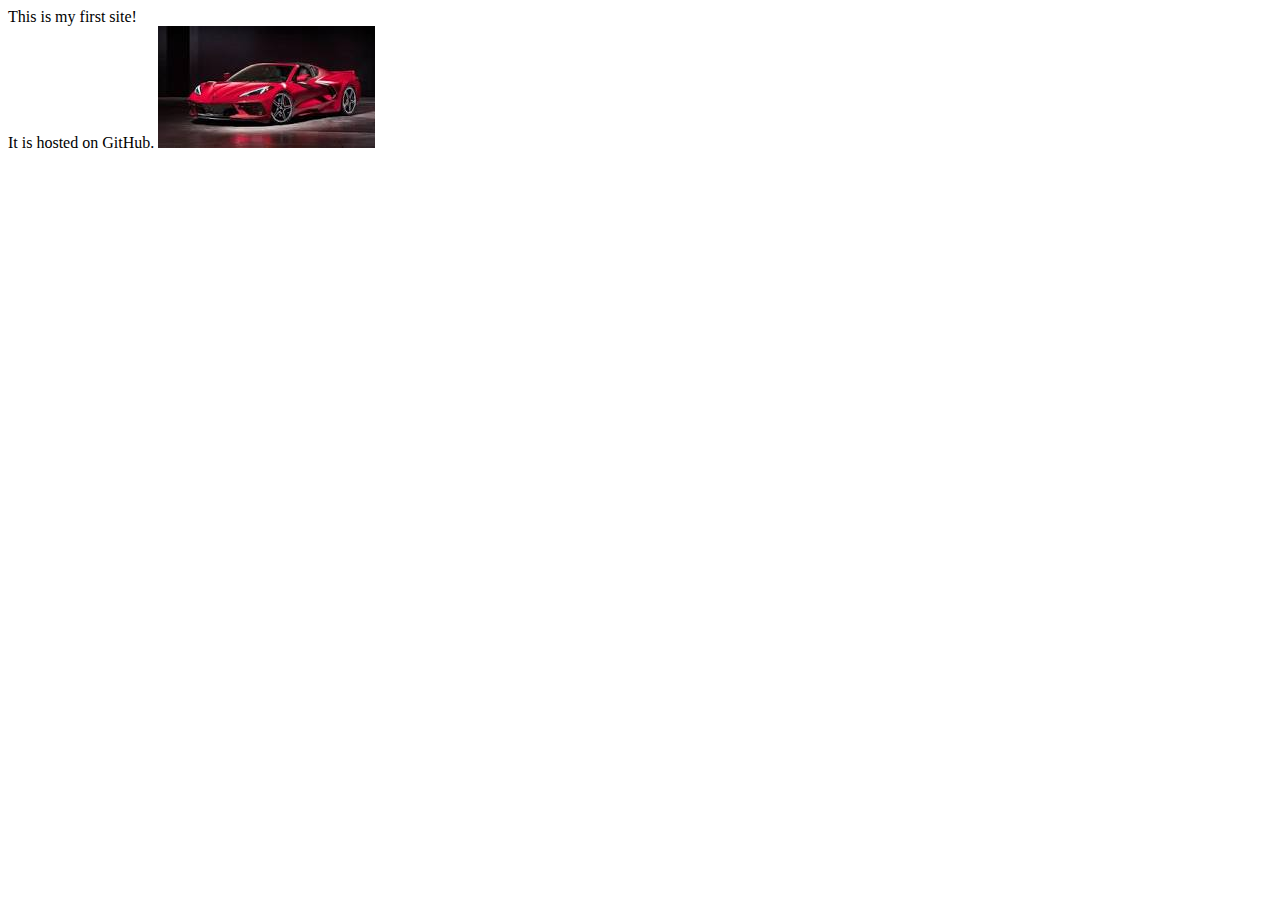
<file: index.html>
<!DOCTYPE html>
<html>

	<head>
		<!--Created by Mr. Pauls
			February 18, 2020
			CMP621A
		-->

	<title> CMP621A  </title>
	</head>

	<body>
		This is my first site! <br>
		It is hosted on GitHub.
		<img src="[data-uri]"> 
	</body>
</html>
</file>
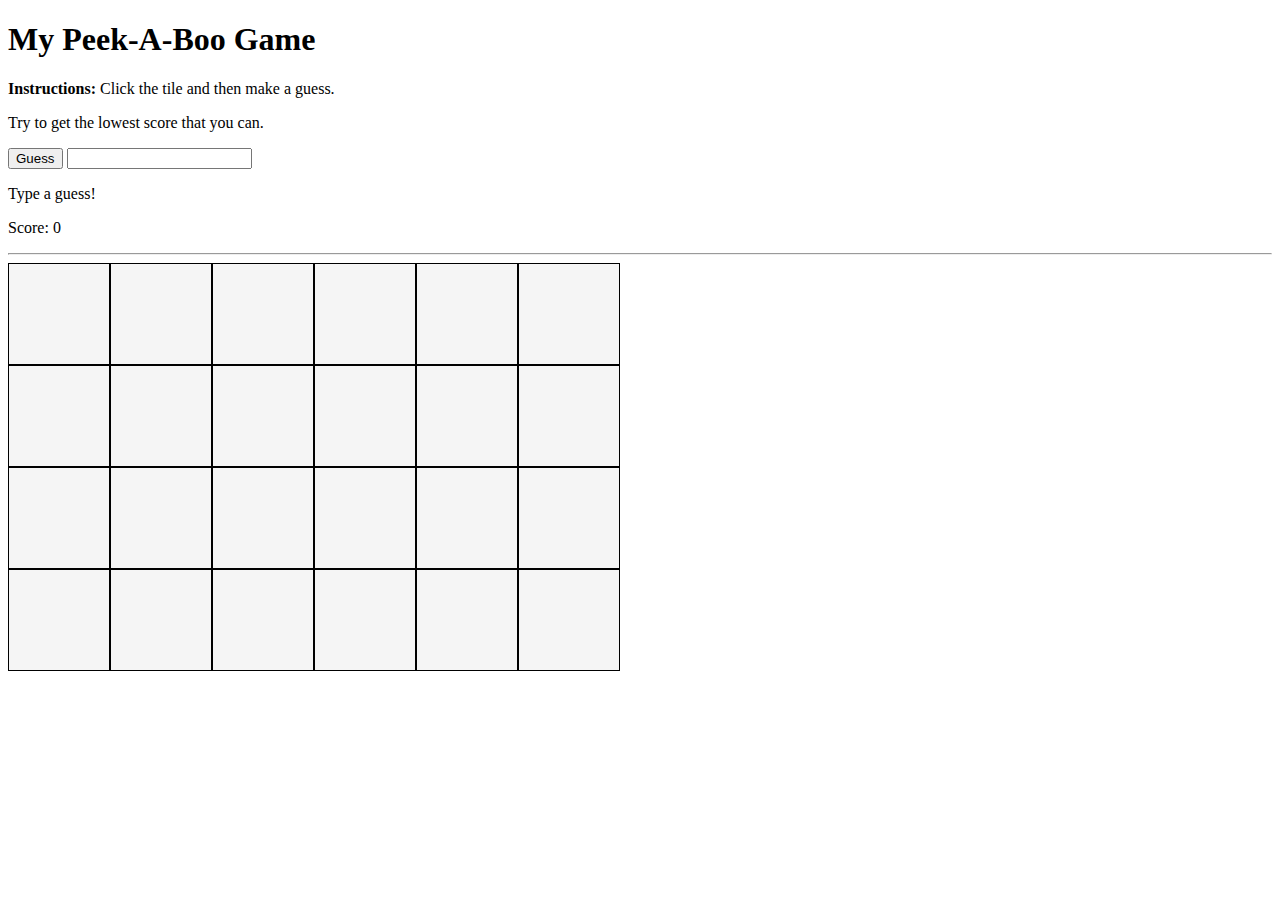
<file: sub_projects/Peek-A-Boo/index.html>
<!DOCTYPE html>
<html>
  <head>
    <meta charset="utf-8" />
    <meta name="viewport" content="width=device-width" />
    <link href="style.css" rel="stylesheet" type="text/css" />

    <title>Sample Peek-A-Boo Game</title>
  </head>

  <body>
    <h1>My Peek-A-Boo Game</h1>
    <p class="instruct">
      <span style="font-weight: bold">Instructions:</span> Click the tile and
      then make a guess. <p>Try to get the lowest score that you can.</p>
    </p>
    <button type="button" class="btn">Guess</button>
    <input type="text" class="guess" />
    <p class="msg">Type a guess!</p>
    <p class="score">Score: 0</p>
    <hr />
    <div class="picture">
      <div class="tile tile-1" onClick="flip(this)"></div>
      <div class="tile tile-2" onClick="flip(this)"></div>
      <div class="tile tile-3" onClick="flip(this)"></div>
      <div class="tile tile-4" onClick="flip(this)"></div>
      <div class="tile tile-5" onClick="flip(this)"></div>
      <div class="tile tile-6" onClick="flip(this)"></div>
      <div class="tile tile-7" onClick="flip(this)"></div>
      <div class="tile tile-8" onClick="flip(this)"></div>
      <div class="tile tile-9" onClick="flip(this)"></div>
      <div class="tile tile-10" onClick="flip(this)"></div>
      <div class="tile tile-11" onClick="flip(this)"></div>
      <div class="tile tile-12" onClick="flip(this)"></div>
      <div class="tile tile-13" onClick="flip(this)"></div>
      <div class="tile tile-14" onClick="flip(this)"></div>
      <div class="tile tile-15" onClick="flip(this)"></div>
      <div class="tile tile-16" onClick="flip(this)"></div>
      <div class="tile tile-17" onClick="flip(this)"></div>
      <div class="tile tile-18" onClick="flip(this)"></div>
      <div class="tile tile-19" onClick="flip(this)"></div>
      <div class="tile tile-20" onClick="flip(this)"></div>
      <div class="tile tile-21" onClick="flip(this)"></div>
      <div class="tile tile-22" onClick="flip(this)"></div>
      <div class="tile tile-23" onClick="flip(this)"></div>
      <div class="tile tile-24" onClick="flip(this)"></div>
    </div>
    <script src="script.js"></script>
  </body>
</html>
</file>
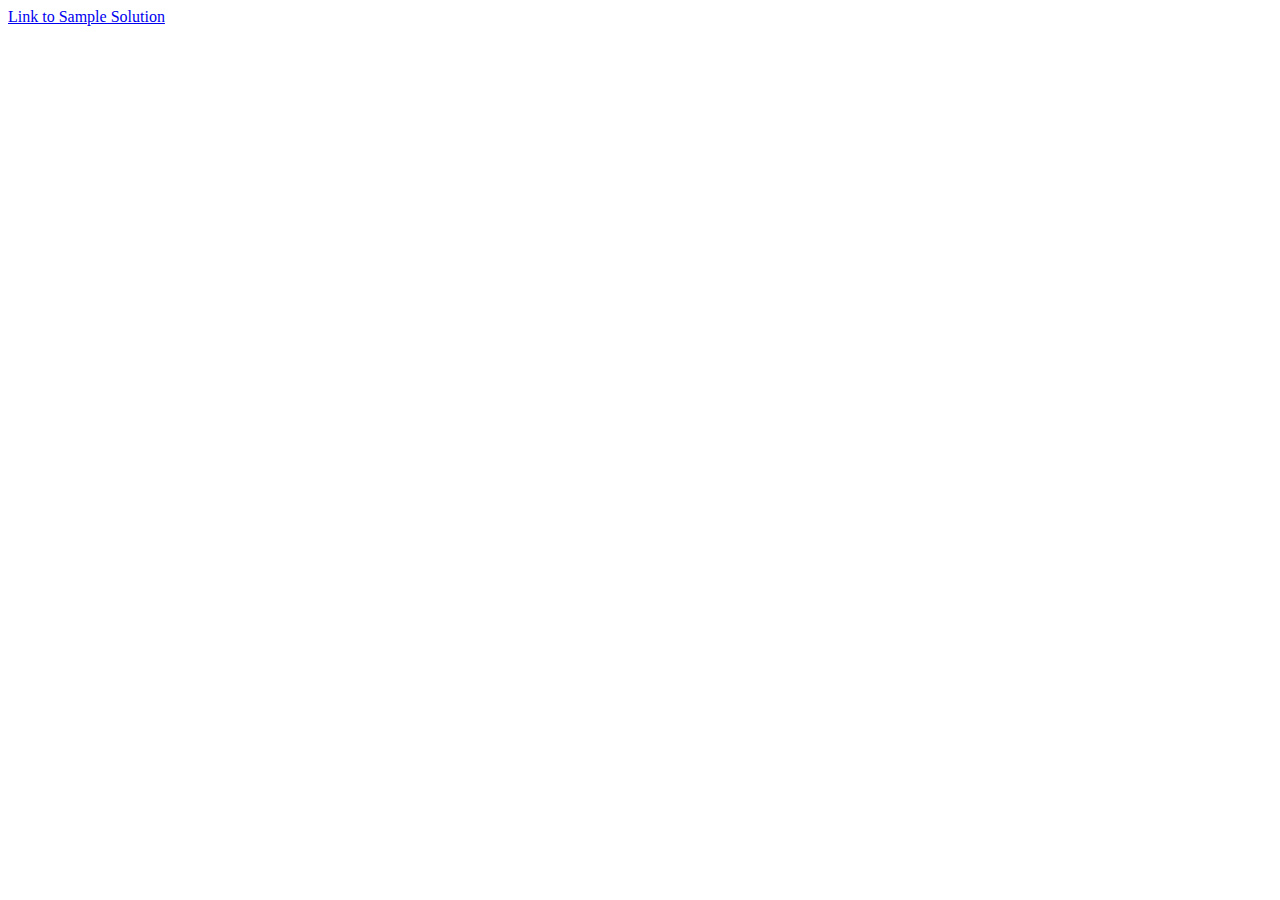
<file: JS_Balloon_Listener.html>
<!DOCTYPE html>
<html>

	<head>

	<title> JS Balloon Listener Example  </title>
	</head>

	<body>
		<a href= "https://jslessonsevents-assignmentexample.mrpauls.repl.co/"> Link to Sample Solution </a>
		
		<br>
    <iframe height="800px" width="100%" src="https://replit.com/@MrPauls/JSlessonsEvents-AssignmentExample?lite=true&outputonly=1" scrolling="no" frameborder="no" allowtransparency="true" allowfullscreen="true" sandbox="allow-forms allow-pointer-lock allow-popups allow-same-origin allow-scripts allow-modals"></iframe>
  
  </body>
</html>
</file>
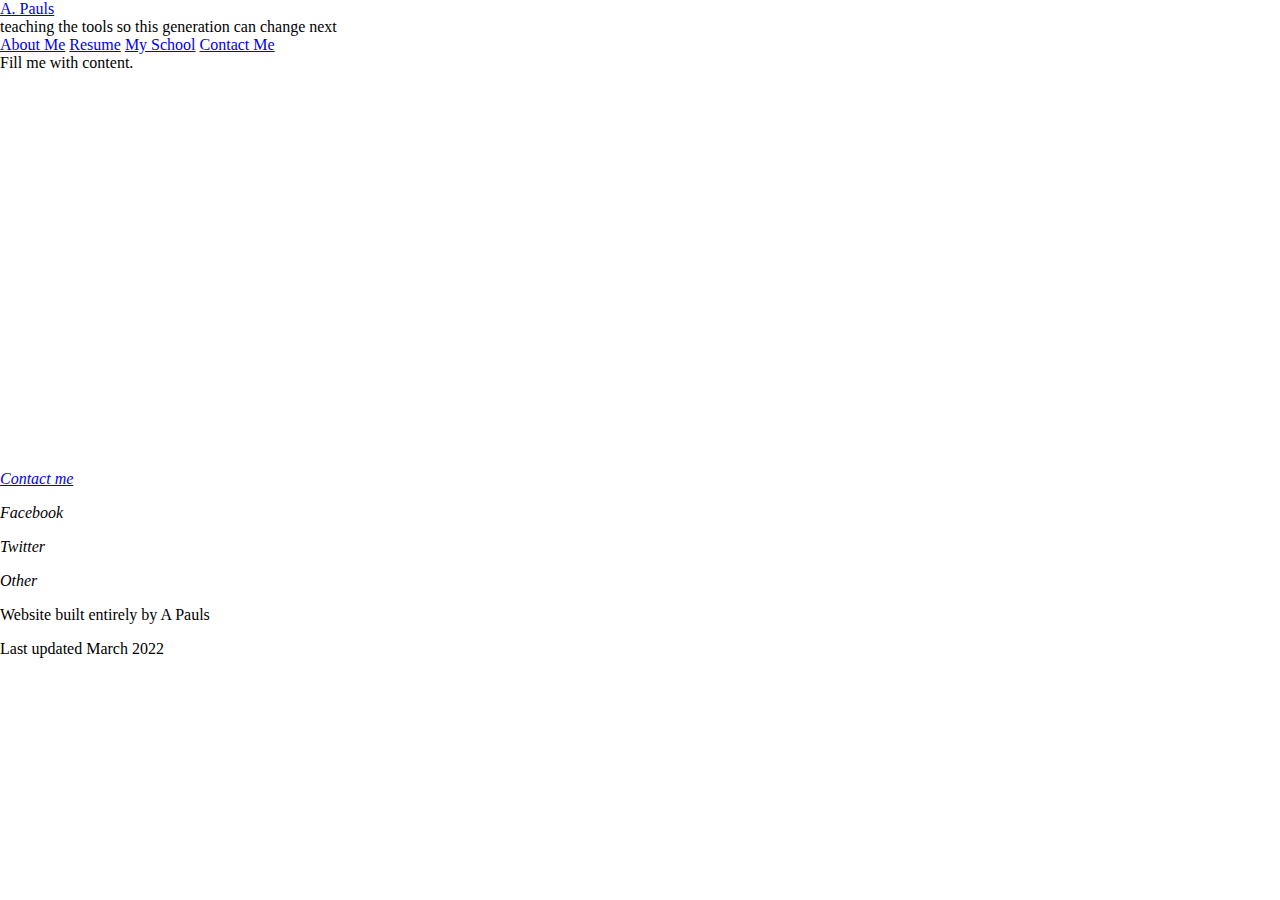
<file: mywork1.html>
<!DOCTYPE html>
<html lang="en">
  <head>
    <link href="style.css" rel="stylesheet" />

    <title>My Work #1</title>
  </head>

  <body>
    <div class="container">
      <!-- HEADER stays consistent across webpages -->
      <header class="main-header">
        <div class="name"><a href="index.html">A. Pauls</a></div>
        <div class="tag-line">
          teaching the tools so this generation can change next
        </div>
        <nav>
          <a href="index.html">About Me</a>
          <a href="sample_resume.pdf">Resume</a>
          <a href="www.therural.ca">My School</a>
          <a href="#contact-me">Contact Me</a>
        </nav>
      </header>
      <!-- end of HEADER -->
      <!-- Main Content changes for each page -->
      <main class="main-content">
        <div style="height: 400px">Fill me with content.</div>
      </main>
      <!-- End of Main Content -->
      <!-- footer remains consistent across webpages-->
      <footer class="footer">
        <address id="contact-me">
          <p class="mail-link">
            <a href="mailto:ajpauls@edu.pe.ca">Contact me</a>
          </p>
          <div class="social-media">
            <p>Facebook</p>
            <p>Twitter</p>
            <p>Other</p>
          </div>
        </address>
        <div class="website-info">
          <p class="web-author">Website built entirely by A Pauls</p>
          <p class="web-recent">Last updated March 2022</p>
        </div>
      </footer>
      <!-- end of FOOTER -->
    </div>
  </body>
</html>
</file>
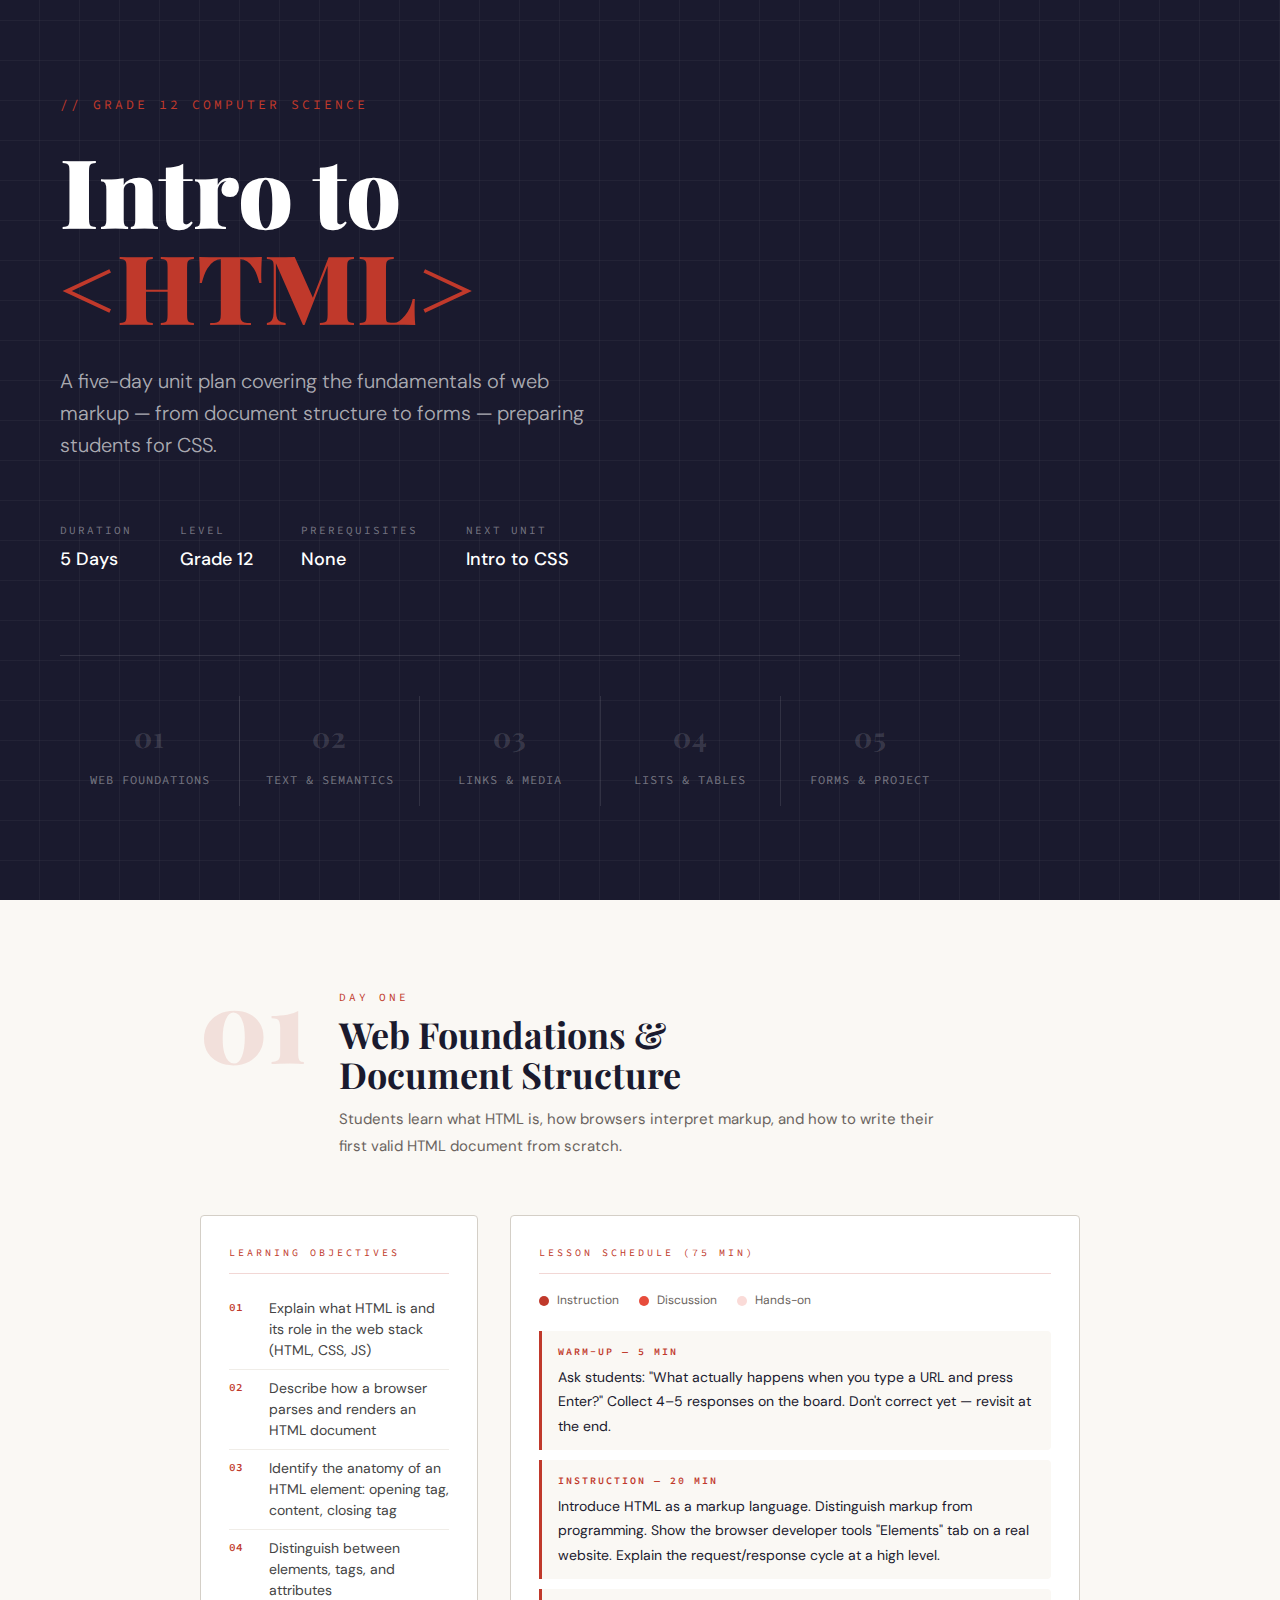
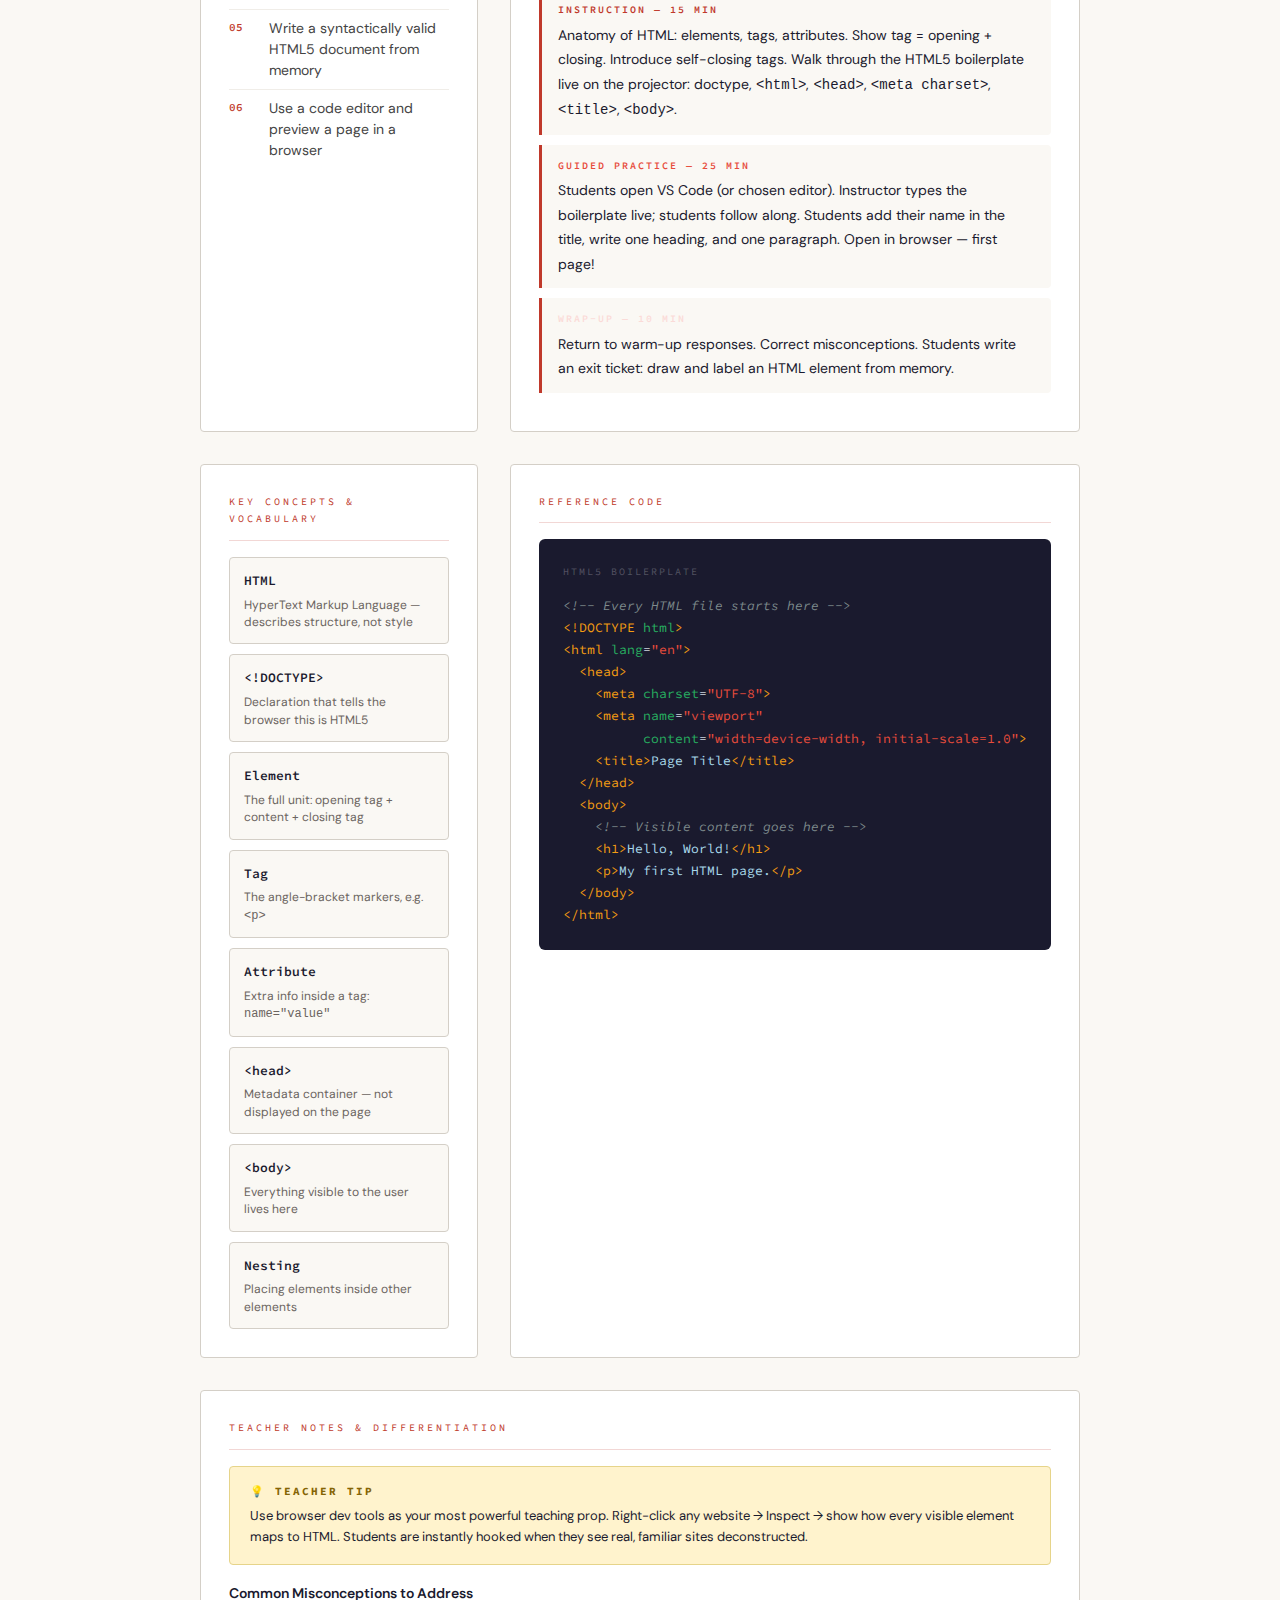
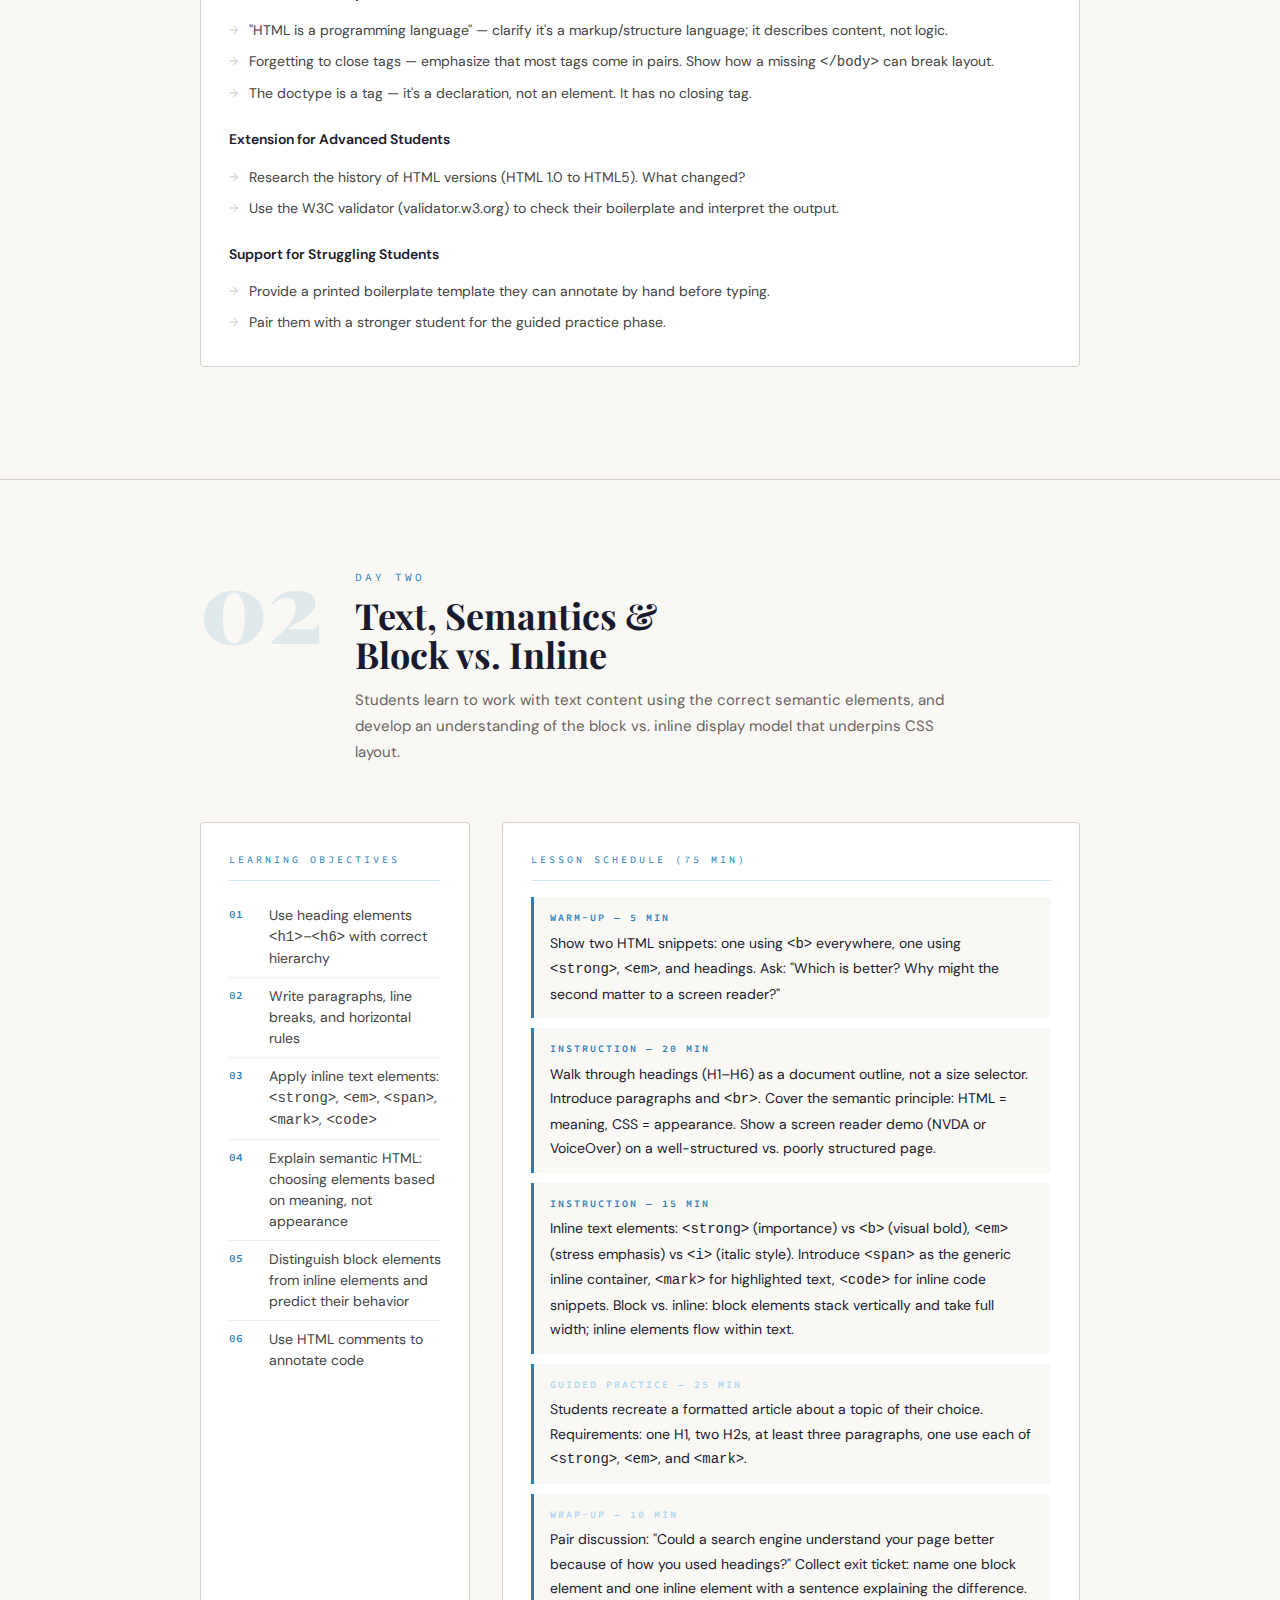
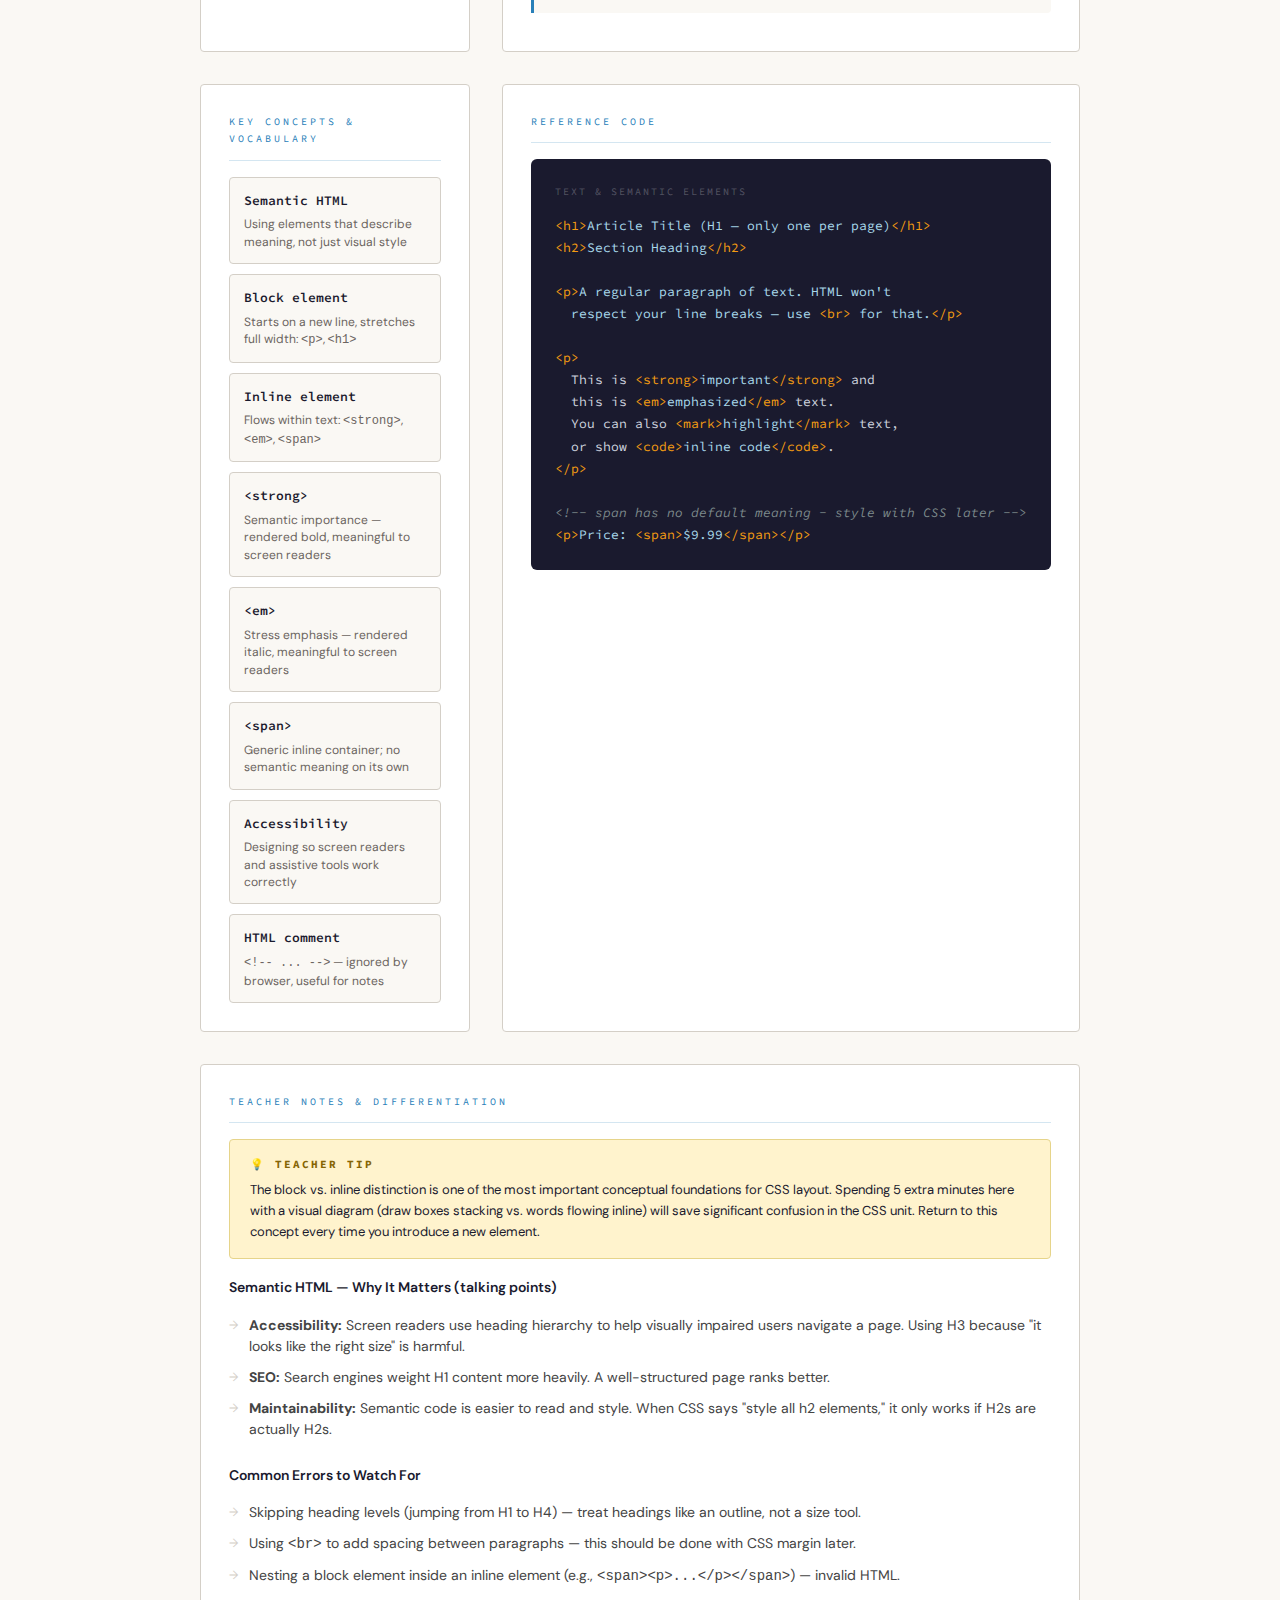
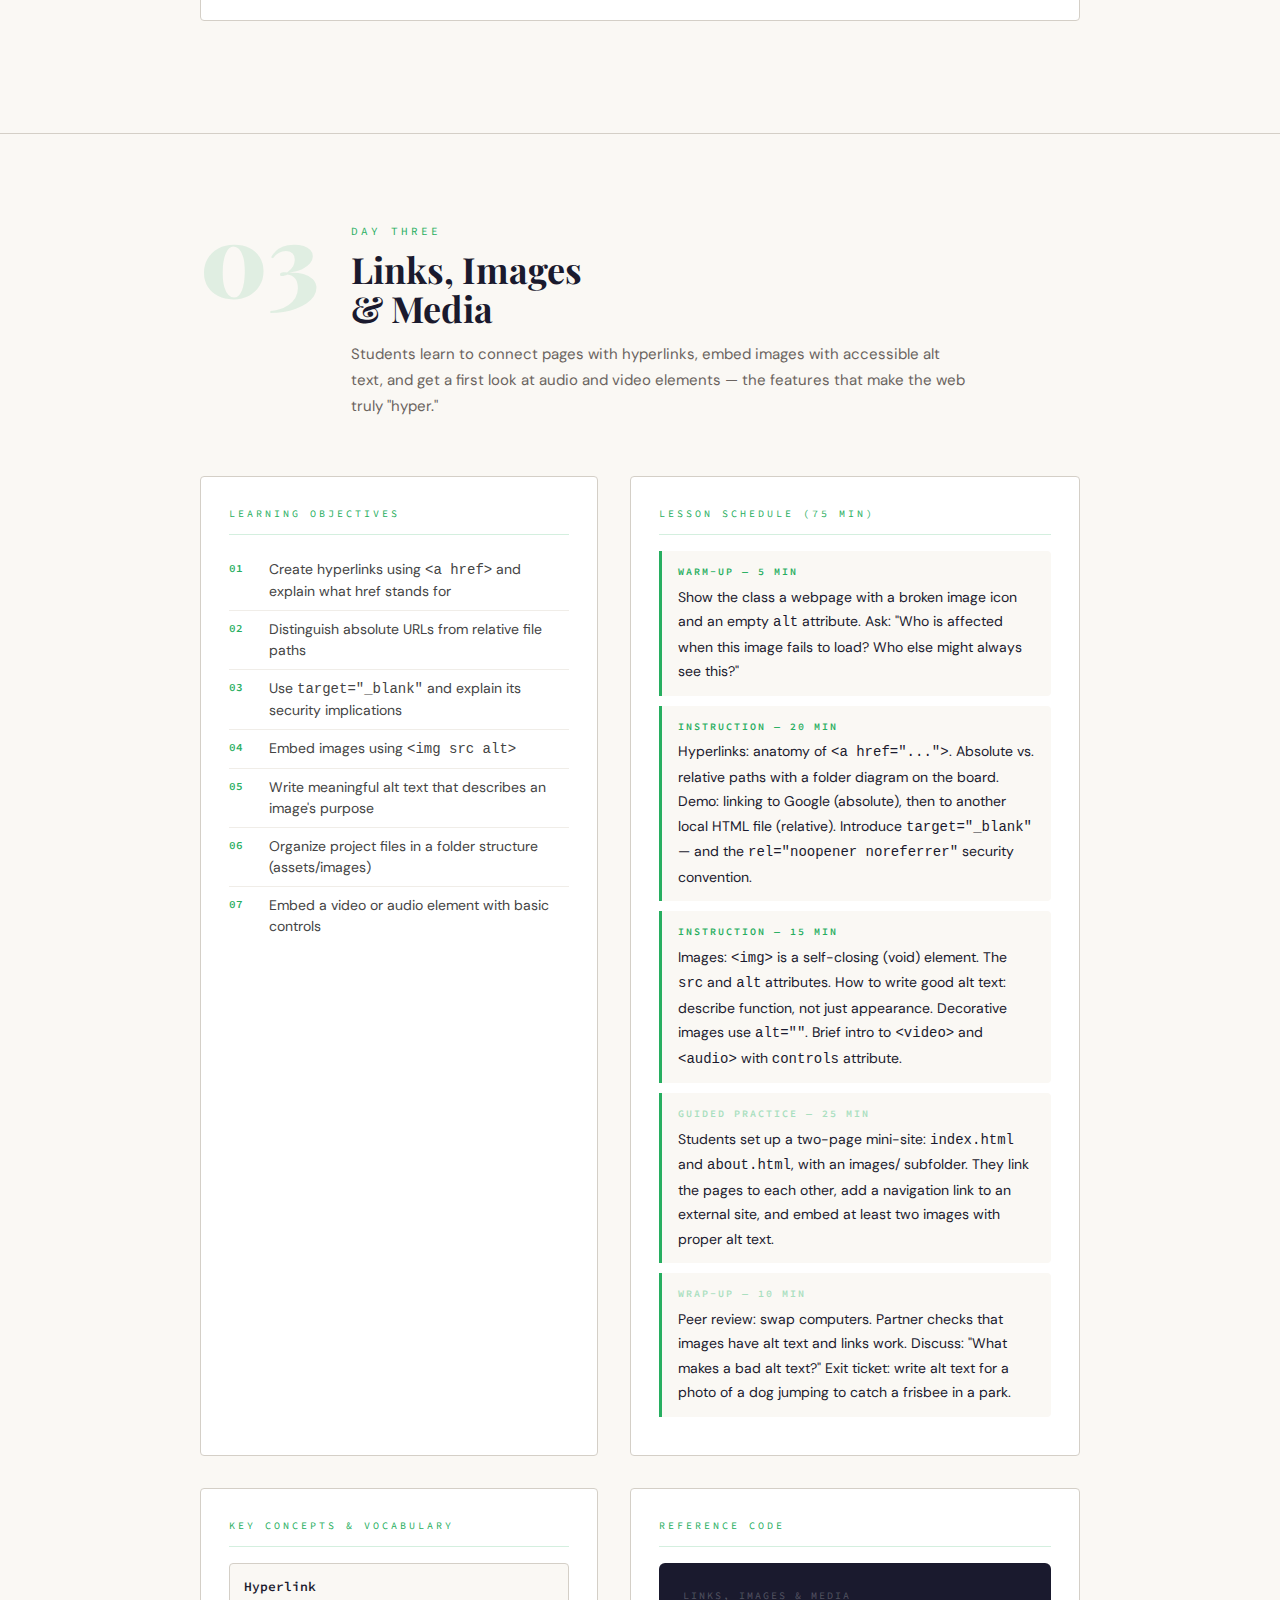
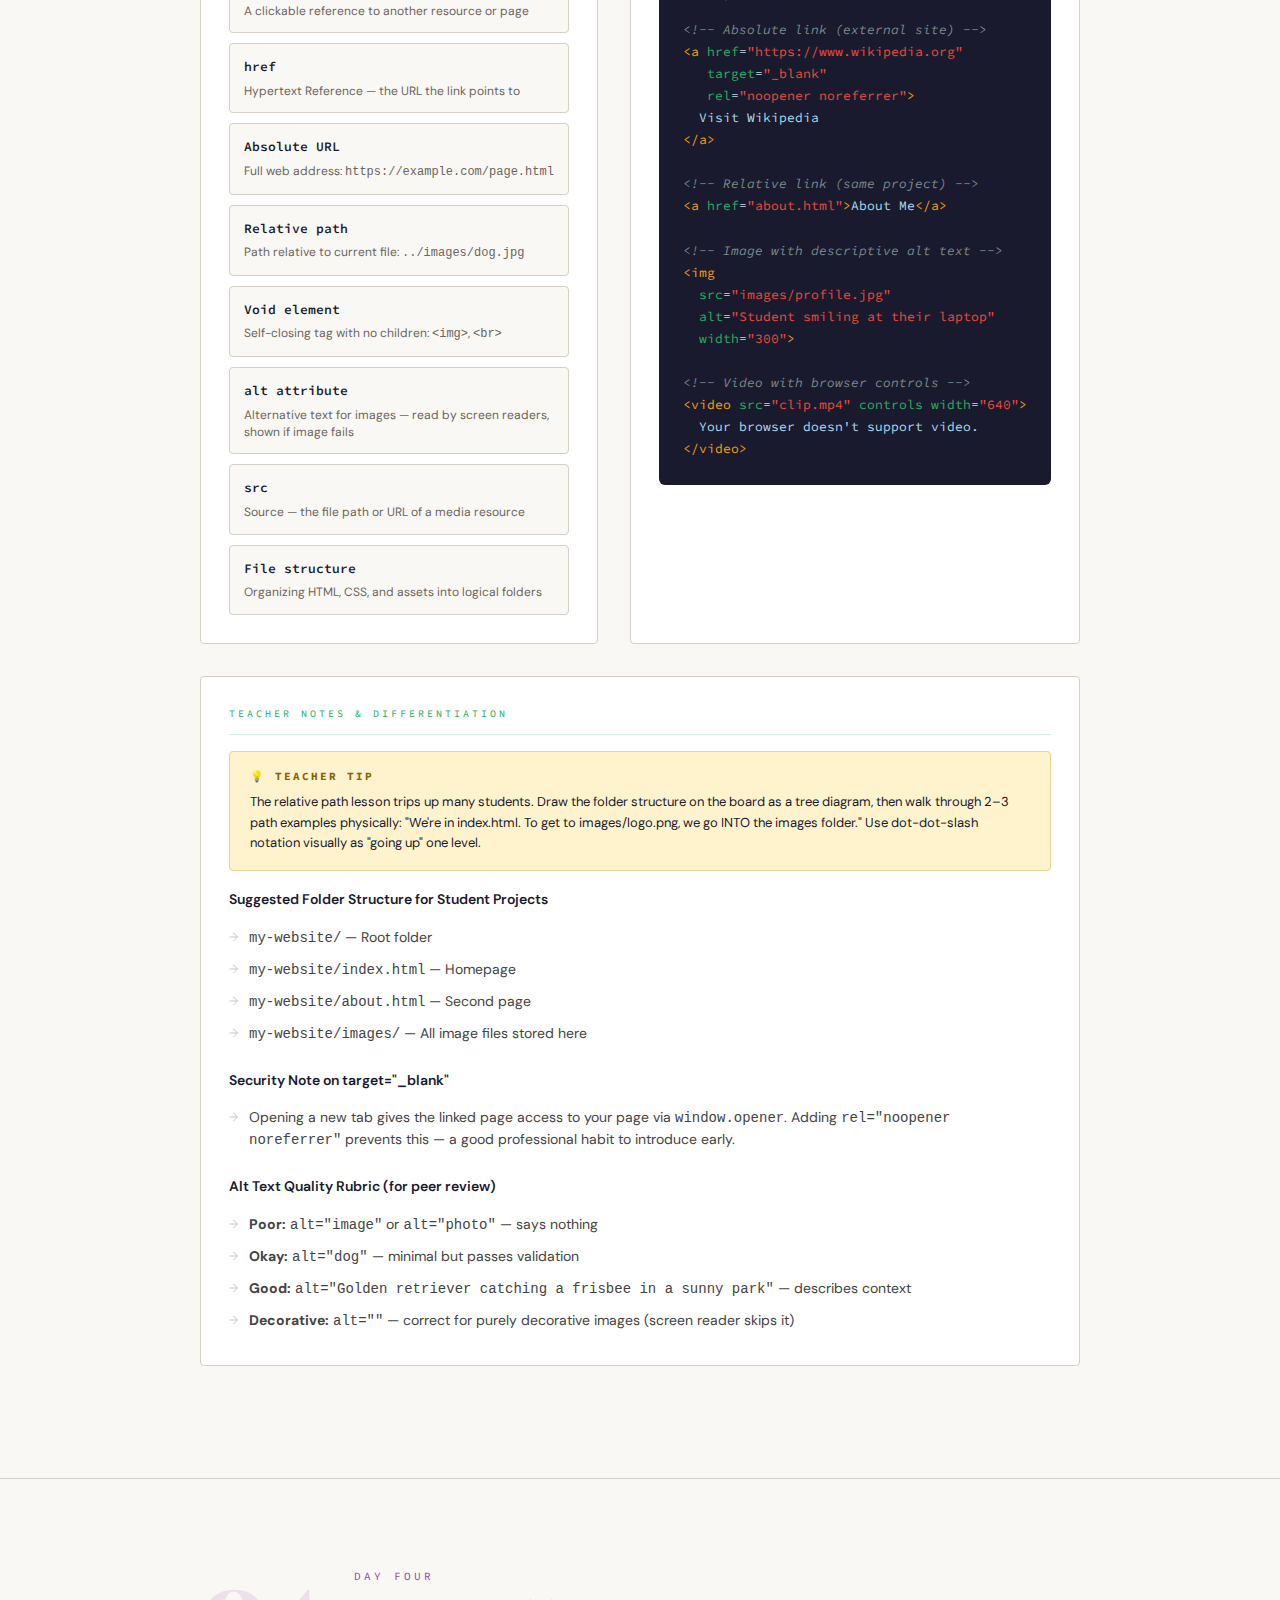
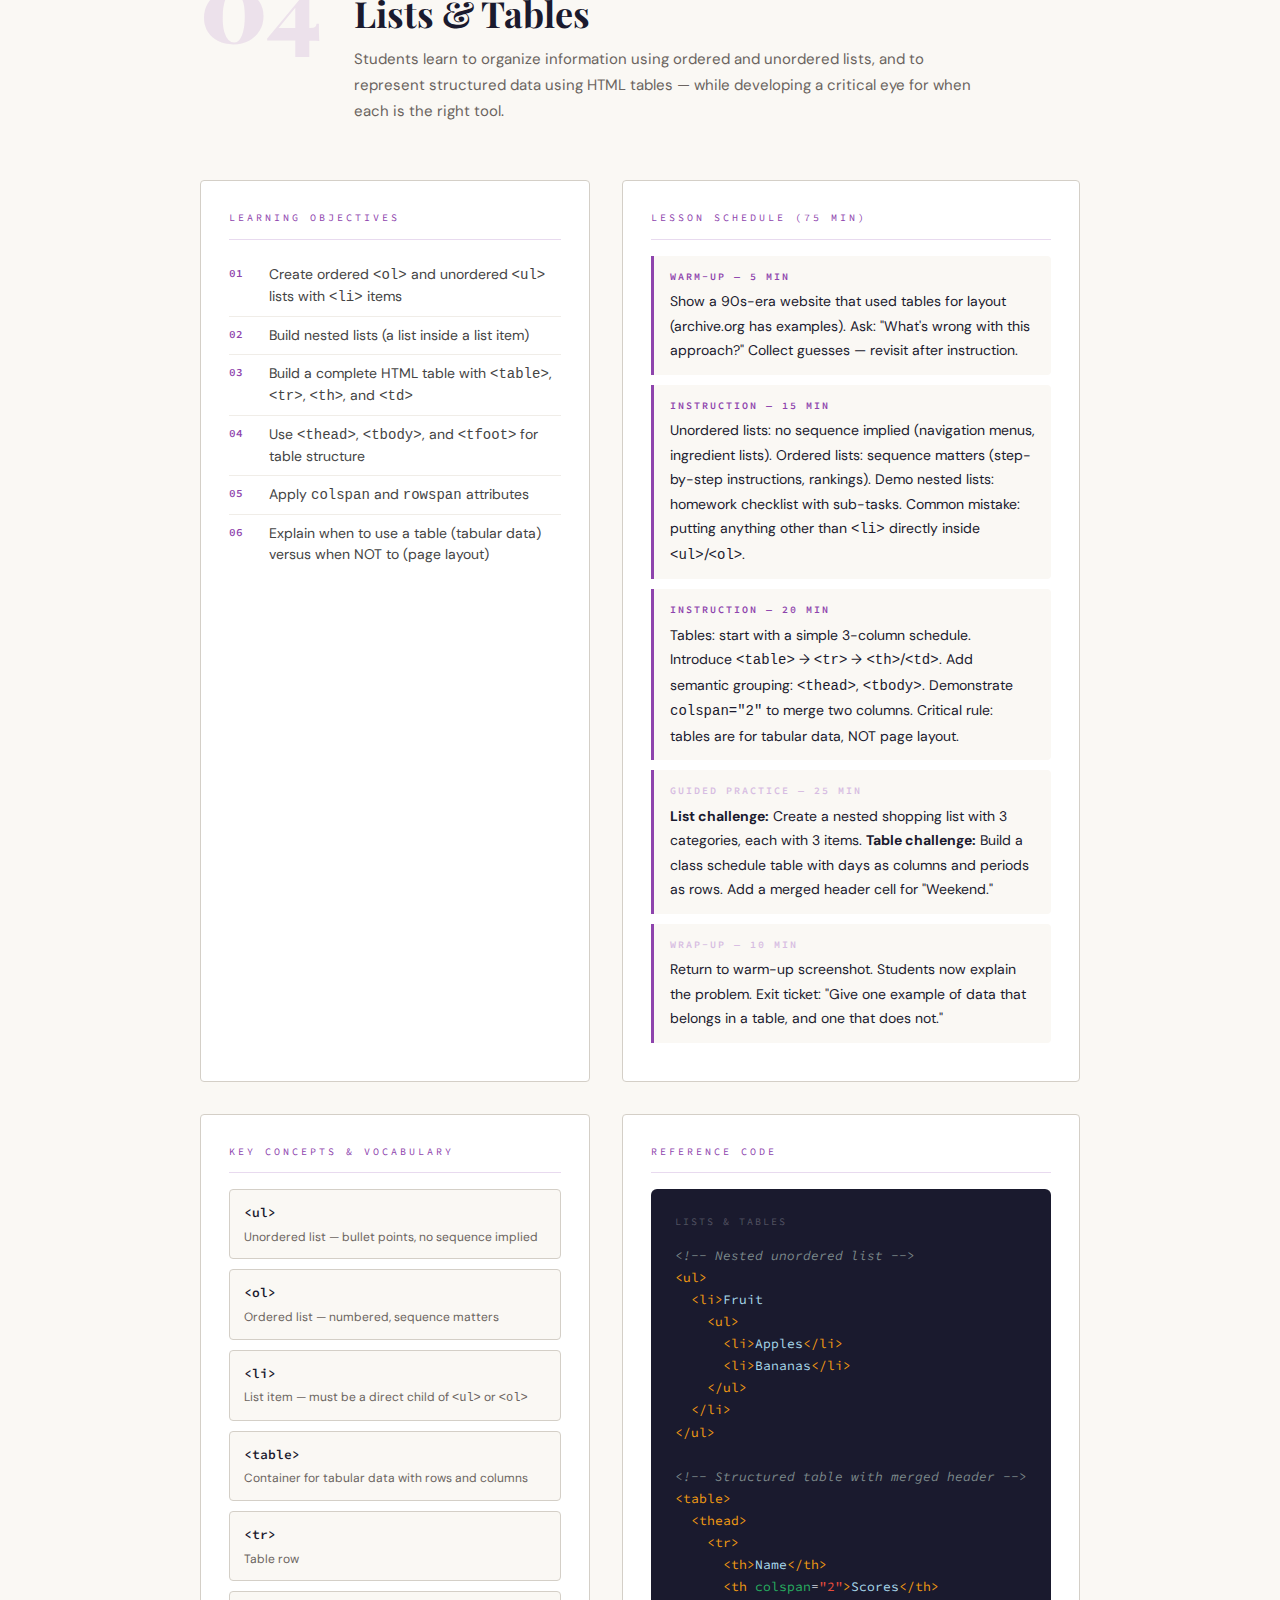
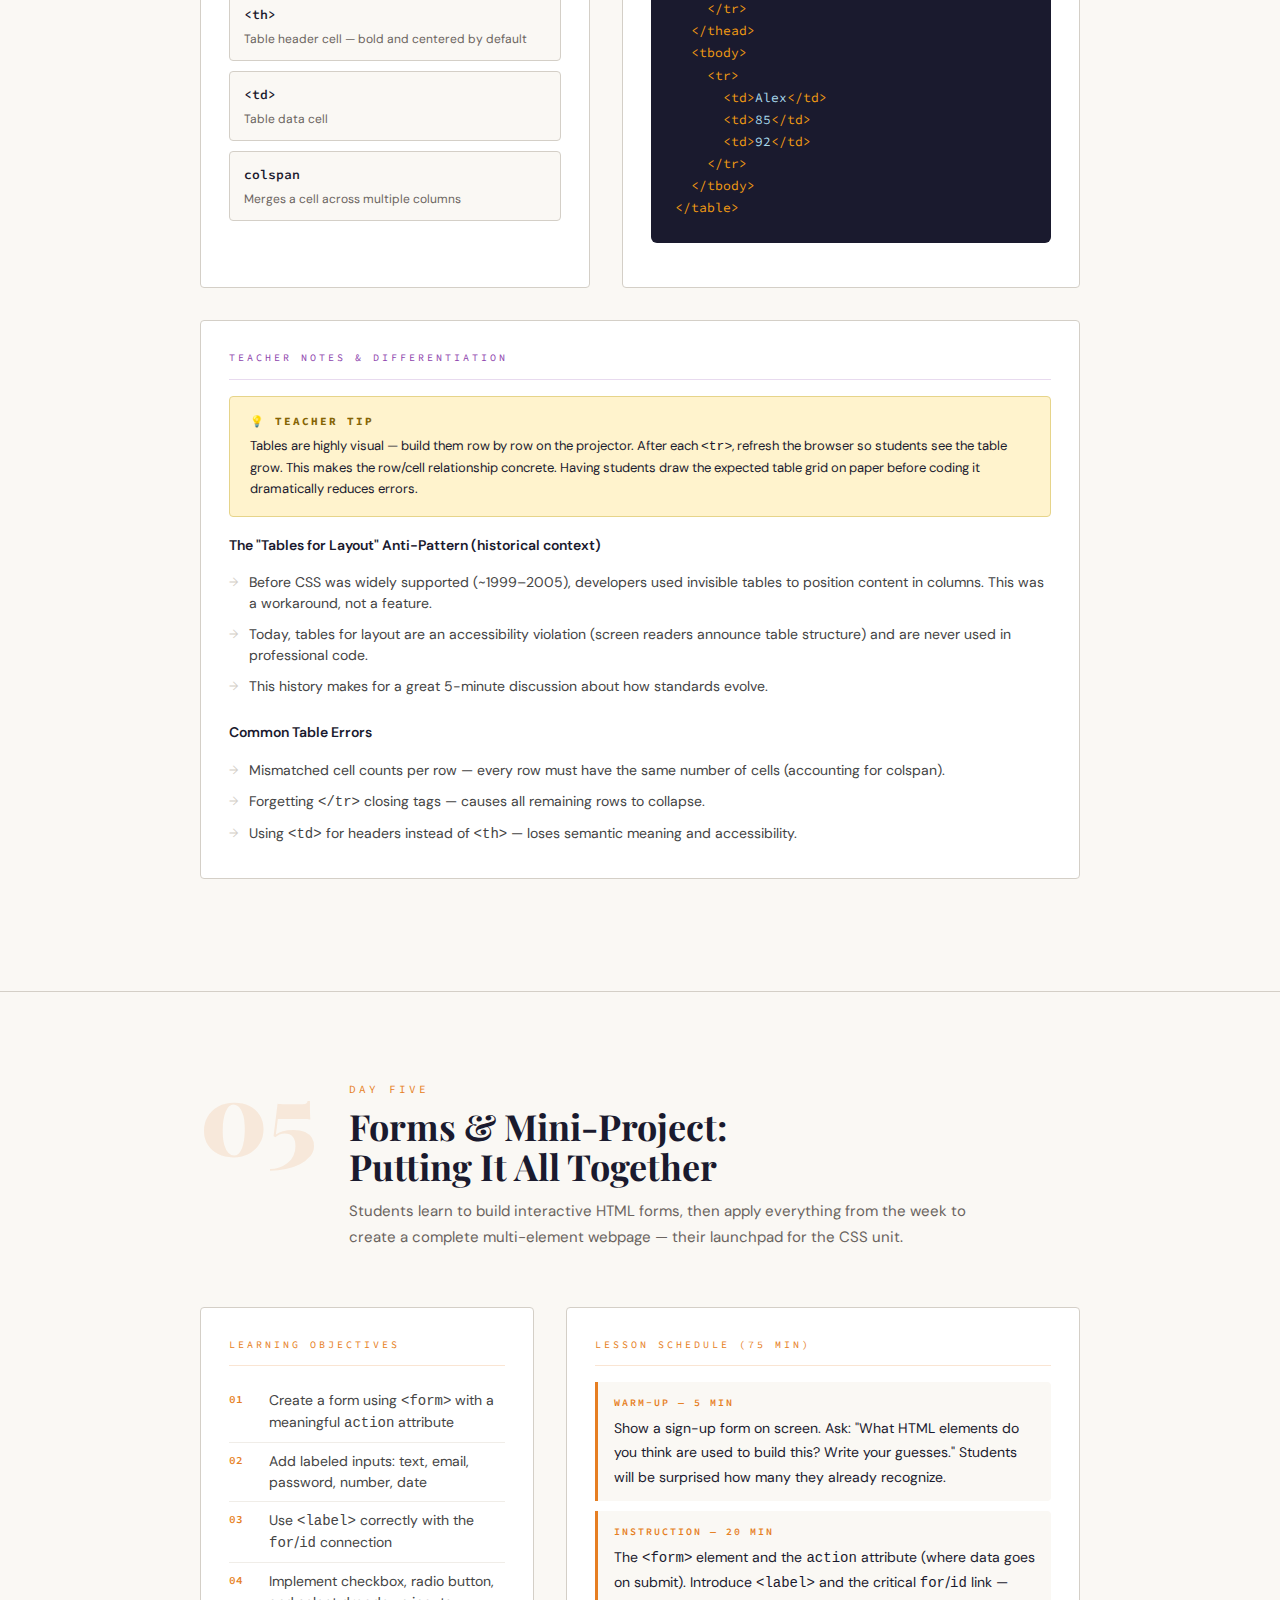
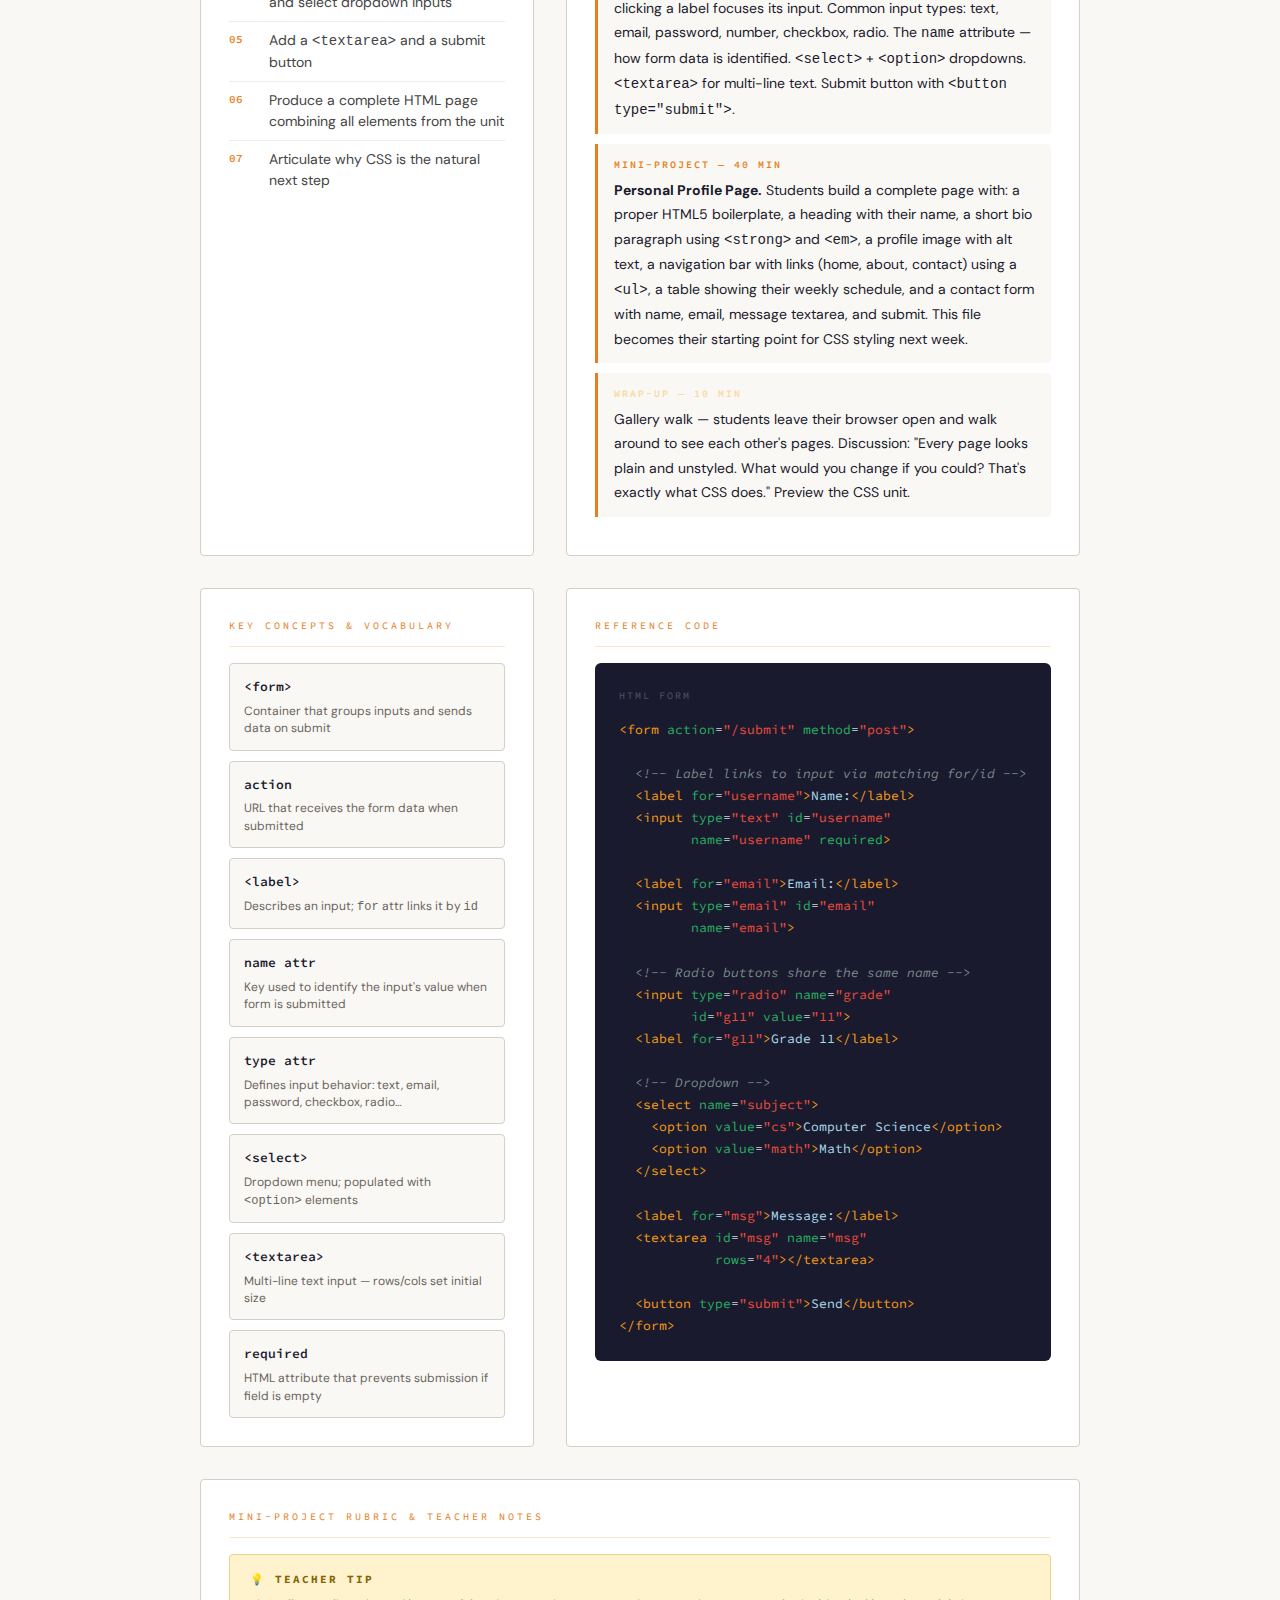
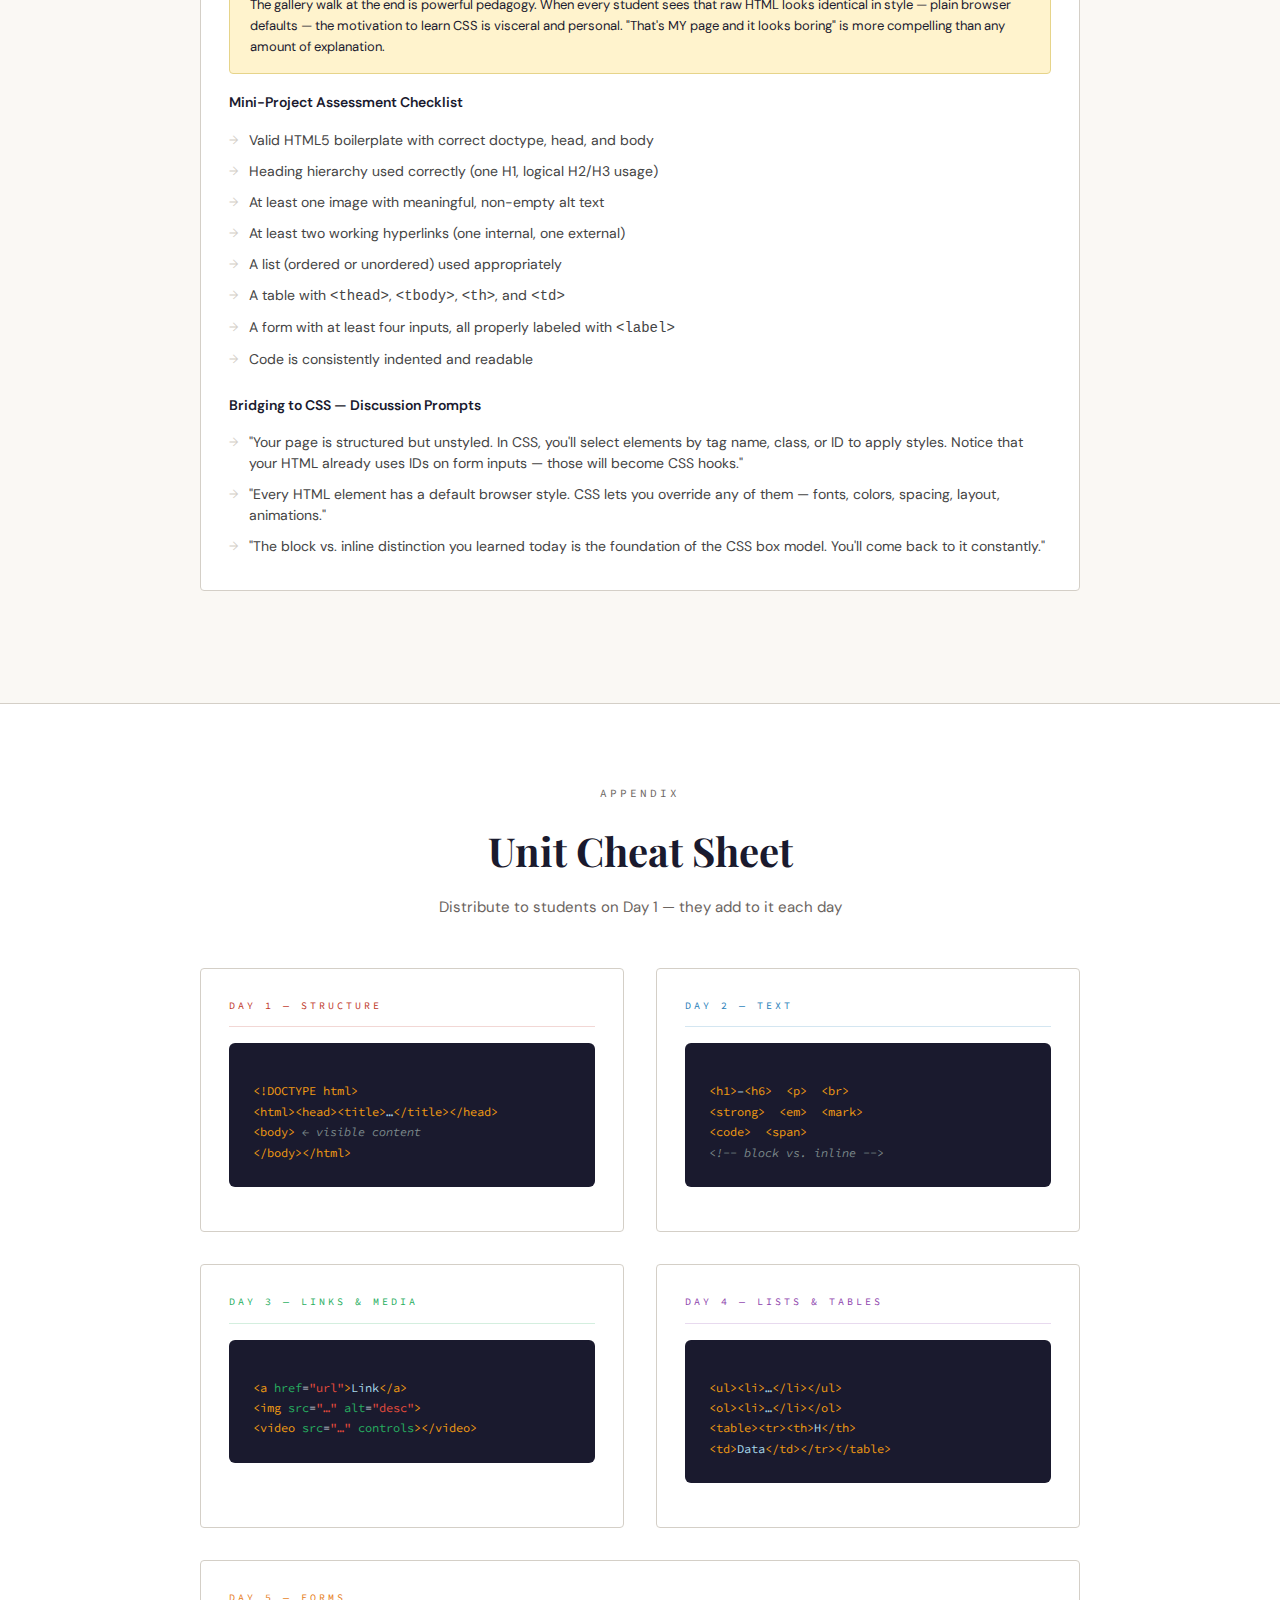
<file: cs12/html_unit.html>
<!doctype html>
<html lang="en">
  <head>
    <meta charset="UTF-8" />
    <meta name="viewport" content="width=device-width, initial-scale=1.0" />
    <title>Intro to HTML — 5-Day Unit Plan</title>
    <link
      href="https://fonts.googleapis.com/css2?family=Playfair+Display:wght@700;900&family=Source+Code+Pro:wght@400;600&family=DM+Sans:wght@300;400;500&display=swap"
      rel="stylesheet"
    />
    <style>
      :root {
        --ink: #1a1a2e;
        --paper: #faf8f4;
        --accent: #c0392b;
        --accent2: #2980b9;
        --accent3: #27ae60;
        --accent4: #8e44ad;
        --accent5: #e67e22;
        --rule: #d4cfc7;
        --code-bg: #1a1a2e;
        --code-text: #a8d8ea;
        --tag-color: #f39c12;
        --attr-color: #27ae60;
        --val-color: #e74c3c;
        --muted: #6b6460;
        --highlight: #fff3cd;
      }

      * {
        box-sizing: border-box;
        margin: 0;
        padding: 0;
      }

      body {
        font-family: "DM Sans", sans-serif;
        background: var(--paper);
        color: var(--ink);
        font-size: 15px;
        line-height: 1.75;
      }

      /* ── COVER ── */
      .cover {
        min-height: 100vh;
        display: flex;
        flex-direction: column;
        justify-content: center;
        background: var(--ink);
        color: #fff;
        padding: 80px 60px;
        position: relative;
        overflow: hidden;
      }

      .cover::before {
        content: "";
        position: absolute;
        inset: 0;
        background:
          repeating-linear-gradient(
            0deg,
            transparent,
            transparent 39px,
            rgba(255, 255, 255, 0.04) 39px,
            rgba(255, 255, 255, 0.04) 40px
          ),
          repeating-linear-gradient(
            90deg,
            transparent,
            transparent 39px,
            rgba(255, 255, 255, 0.04) 39px,
            rgba(255, 255, 255, 0.04) 40px
          );
      }

      .cover-inner {
        position: relative;
        z-index: 1;
        max-width: 900px;
      }

      .cover-label {
        font-family: "Source Code Pro", monospace;
        font-size: 13px;
        letter-spacing: 3px;
        text-transform: uppercase;
        color: var(--accent);
        margin-bottom: 24px;
      }

      .cover h1 {
        font-family: "Playfair Display", serif;
        font-size: clamp(48px, 8vw, 96px);
        font-weight: 900;
        line-height: 1;
        margin-bottom: 32px;
      }

      .cover h1 span {
        color: var(--accent);
      }

      .cover-sub {
        font-size: 20px;
        color: rgba(255, 255, 255, 0.65);
        font-weight: 300;
        max-width: 560px;
        margin-bottom: 60px;
        line-height: 1.6;
      }

      .cover-meta {
        display: flex;
        gap: 48px;
        flex-wrap: wrap;
      }

      /* .meta-item { } */
      .meta-label {
        font-family: "Source Code Pro", monospace;
        font-size: 11px;
        letter-spacing: 2px;
        text-transform: uppercase;
        color: rgba(255, 255, 255, 0.4);
        margin-bottom: 4px;
      }
      .meta-value {
        font-size: 18px;
        font-weight: 500;
        color: #fff;
      }

      .day-strip {
        display: flex;
        gap: 0;
        margin-top: 80px;
        border-top: 1px solid rgba(255, 255, 255, 0.1);
        padding-top: 40px;
      }

      .day-pill {
        flex: 1;
        padding: 16px 8px;
        text-align: center;
        border-right: 1px solid rgba(255, 255, 255, 0.1);
        font-size: 12px;
        font-family: "Source Code Pro", monospace;
        letter-spacing: 1px;
        text-transform: uppercase;
        color: rgba(255, 255, 255, 0.4);
        transition: color 0.2s;
      }
      .day-pill:last-child {
        border-right: none;
      }
      .day-pill strong {
        display: block;
        font-family: "Playfair Display", serif;
        font-size: 28px;
        font-weight: 700;
        margin-bottom: 8px;
        color: rgba(255, 255, 255, 0.15);
      }

      /* ── LAYOUT ── */
      .container {
        max-width: 960px;
        margin: 0 auto;
        padding: 0 40px;
      }

      /* ── DAY SECTIONS ── */
      .day-section {
        padding: 80px 0;
        border-bottom: 1px solid var(--rule);
      }

      .day-header {
        display: grid;
        grid-template-columns: auto 1fr;
        gap: 32px;
        align-items: start;
        margin-bottom: 56px;
      }

      .day-number {
        font-family: "Playfair Display", serif;
        font-size: 100px;
        font-weight: 900;
        line-height: 0.85;
        color: var(--rule);
        user-select: none;
      }

      .day-title-block {
        padding-top: 8px;
      }

      .day-label {
        font-family: "Source Code Pro", monospace;
        font-size: 11px;
        letter-spacing: 3px;
        text-transform: uppercase;
        margin-bottom: 8px;
      }

      .day-title {
        font-family: "Playfair Display", serif;
        font-size: 36px;
        font-weight: 700;
        line-height: 1.1;
        margin-bottom: 12px;
      }

      .day-summary {
        color: var(--muted);
        font-size: 15px;
        max-width: 620px;
      }

      /* ── SECTION BLOCKS ── */
      .lesson-grid {
        display: grid;
        grid-template-columns: 1fr 1fr;
        gap: 32px;
        margin-bottom: 32px;
      }

      @media (max-width: 680px) {
        .lesson-grid {
          grid-template-columns: 1fr;
        }
        .day-header {
          grid-template-columns: 1fr;
        }
        .day-number {
          font-size: 64px;
        }
      }

      .block {
        background: #fff;
        border: 1px solid var(--rule);
        border-radius: 4px;
        padding: 28px;
      }

      .block.full {
        grid-column: 1 / -1;
      }

      .block-label {
        font-family: "Source Code Pro", monospace;
        font-size: 10px;
        letter-spacing: 3px;
        text-transform: uppercase;
        margin-bottom: 16px;
        padding-bottom: 12px;
        border-bottom: 1px solid var(--rule);
      }

      .block h4 {
        font-size: 14px;
        font-weight: 600;
        margin-bottom: 10px;
        margin-top: 18px;
        color: var(--ink);
      }
      .block h4:first-of-type {
        margin-top: 0;
      }

      .block p {
        color: #444;
        font-size: 14px;
        line-height: 1.7;
        margin-bottom: 8px;
      }

      .block ul {
        list-style: none;
        padding: 0;
      }

      .block ul li {
        font-size: 14px;
        color: #444;
        padding: 5px 0 5px 20px;
        position: relative;
        line-height: 1.5;
      }

      .block ul li::before {
        content: "→";
        position: absolute;
        left: 0;
        color: var(--rule);
        font-size: 12px;
        top: 6px;
      }

      /* ── CODE BLOCKS ── */
      .code-block {
        background: var(--code-bg);
        border-radius: 6px;
        padding: 24px;
        margin: 16px 0;
        overflow-x: auto;
        position: relative;
      }

      .code-block::before {
        content: attr(data-label);
        display: block;
        font-family: "Source Code Pro", monospace;
        font-size: 10px;
        letter-spacing: 2px;
        text-transform: uppercase;
        color: rgba(255, 255, 255, 0.25);
        margin-bottom: 14px;
      }

      .code-block pre {
        font-family: "Source Code Pro", monospace;
        font-size: 13px;
        line-height: 1.7;
        color: #cdd3de;
        white-space: pre;
      }

      .t {
        color: var(--tag-color);
      } /* tag */
      .a {
        color: var(--attr-color);
      } /* attribute */
      .v {
        color: var(--val-color);
      } /* value */
      .c {
        color: #7f8c8d;
        font-style: italic;
      } /* comment */
      .s {
        color: #a8d8ea;
      } /* string/text */

      /* ── TIMING BAR ── */
      .timing-bar {
        display: flex;
        height: 8px;
        border-radius: 4px;
        overflow: hidden;
        margin-bottom: 8px;
        gap: 2px;
      }

      .timing-segment {
        height: 100%;
        border-radius: 2px;
        flex-shrink: 0;
      }

      .timing-legend {
        display: flex;
        gap: 20px;
        flex-wrap: wrap;
        margin-bottom: 20px;
      }

      .legend-item {
        display: flex;
        align-items: center;
        gap: 8px;
        font-size: 12px;
        color: var(--muted);
      }

      .legend-dot {
        width: 10px;
        height: 10px;
        border-radius: 50%;
        flex-shrink: 0;
      }

      /* ── ACTIVITY CARDS ── */
      .activity {
        border-left: 3px solid var(--rule);
        padding: 12px 16px;
        margin: 10px 0;
        background: var(--paper);
        font-size: 14px;
        border-radius: 0 4px 4px 0;
      }

      .activity-type {
        font-family: "Source Code Pro", monospace;
        font-size: 10px;
        letter-spacing: 2px;
        text-transform: uppercase;
        margin-bottom: 4px;
        font-weight: 600;
      }

      /* ── OBJECTIVES ── */
      .objective-list {
        counter-reset: obj;
        list-style: none;
        padding: 0;
      }

      .objective-list li {
        counter-increment: obj;
        font-size: 14px;
        color: #444;
        padding: 8px 0 8px 40px;
        position: relative;
        border-bottom: 1px solid #f0ede8;
        line-height: 1.5;
      }
      .objective-list li:last-child {
        border-bottom: none;
      }

      .objective-list li::before {
        content: counter(obj, decimal-leading-zero);
        position: absolute;
        left: 0;
        font-family: "Source Code Pro", monospace;
        font-size: 11px;
        font-weight: 600;
        top: 9px;
        color: var(--rule);
      }

      /* ── VOCAB CARDS ── */
      .vocab-grid {
        display: grid;
        grid-template-columns: repeat(auto-fill, minmax(180px, 1fr));
        gap: 10px;
        margin-top: 10px;
      }

      .vocab-card {
        background: var(--paper);
        border: 1px solid var(--rule);
        border-radius: 4px;
        padding: 12px 14px;
      }

      .vocab-term {
        font-family: "Source Code Pro", monospace;
        font-size: 13px;
        font-weight: 600;
        color: var(--ink);
        margin-bottom: 4px;
      }

      .vocab-def {
        font-size: 12px;
        color: var(--muted);
        line-height: 1.45;
      }

      /* ── ASSESSMENT ── */
      .assessment-block {
        background: linear-gradient(135deg, #fff 0%, var(--paper) 100%);
        border: 2px solid var(--ink);
        border-radius: 4px;
        padding: 32px;
        margin-top: 32px;
      }

      .assessment-block .block-label {
        border-color: var(--ink);
        color: var(--ink);
      }

      /* ── DAY ACCENT COLORS ── */
      .d1 .day-label,
      .d1 .block-label {
        color: var(--accent);
      }
      .d1 .day-number {
        color: rgba(192, 57, 43, 0.12);
      }
      .d1 .block-label {
        border-color: rgba(192, 57, 43, 0.2);
      }
      .d1 .activity {
        border-left-color: var(--accent);
      }
      .d1 .objective-list li::before {
        color: var(--accent);
      }

      .d2 .day-label,
      .d2 .block-label {
        color: var(--accent2);
      }
      .d2 .day-number {
        color: rgba(41, 128, 185, 0.12);
      }
      .d2 .block-label {
        border-color: rgba(41, 128, 185, 0.2);
      }
      .d2 .activity {
        border-left-color: var(--accent2);
      }
      .d2 .objective-list li::before {
        color: var(--accent2);
      }

      .d3 .day-label,
      .d3 .block-label {
        color: var(--accent3);
      }
      .d3 .day-number {
        color: rgba(39, 174, 96, 0.12);
      }
      .d3 .block-label {
        border-color: rgba(39, 174, 96, 0.2);
      }
      .d3 .activity {
        border-left-color: var(--accent3);
      }
      .d3 .objective-list li::before {
        color: var(--accent3);
      }

      .d4 .day-label,
      .d4 .block-label {
        color: var(--accent4);
      }
      .d4 .day-number {
        color: rgba(142, 68, 173, 0.12);
      }
      .d4 .block-label {
        border-color: rgba(142, 68, 173, 0.2);
      }
      .d4 .activity {
        border-left-color: var(--accent4);
      }
      .d4 .objective-list li::before {
        color: var(--accent4);
      }

      .d5 .day-label,
      .d5 .block-label {
        color: var(--accent5);
      }
      .d5 .day-number {
        color: rgba(230, 126, 34, 0.12);
      }
      .d5 .block-label {
        border-color: rgba(230, 126, 34, 0.2);
      }
      .d5 .activity {
        border-left-color: var(--accent5);
      }
      .d5 .objective-list li::before {
        color: var(--accent5);
      }

      /* ── TEACHER TIPS ── */
      .tip-box {
        background: var(--highlight);
        border: 1px solid #e6d48a;
        border-radius: 4px;
        padding: 16px 20px;
        margin: 16px 0;
        font-size: 13px;
        line-height: 1.6;
      }

      .tip-box strong {
        display: block;
        font-size: 11px;
        letter-spacing: 2px;
        text-transform: uppercase;
        font-family: "Source Code Pro", monospace;
        margin-bottom: 6px;
        color: #856404;
      }

      /* ── PRINT ── */
      @media print {
        .cover {
          min-height: auto;
          padding: 60px 40px;
          page-break-after: always;
        }
        .day-section {
          page-break-before: always;
        }
        body {
          font-size: 13px;
        }
      }
    </style>
  </head>
  <body>
    <!-- ══════════════════════ COVER ══════════════════════ -->
    <div class="cover">
      <div class="cover-inner">
        <div class="cover-label">// Grade 12 Computer Science</div>
        <h1>Intro to<br /><span>&lt;HTML&gt;</span></h1>
        <p class="cover-sub">
          A five-day unit plan covering the fundamentals of web markup — from
          document structure to forms — preparing students for CSS.
        </p>
        <div class="cover-meta">
          <div class="meta-item">
            <div class="meta-label">Duration</div>
            <div class="meta-value">5 Days</div>
          </div>
          <div class="meta-item">
            <div class="meta-label">Level</div>
            <div class="meta-value">Grade 12</div>
          </div>
          <div class="meta-item">
            <div class="meta-label">Prerequisites</div>
            <div class="meta-value">None</div>
          </div>
          <div class="meta-item">
            <div class="meta-label">Next Unit</div>
            <div class="meta-value">Intro to CSS</div>
          </div>
        </div>
        <div class="day-strip">
          <div class="day-pill"><strong>01</strong>Web Foundations</div>
          <div class="day-pill"><strong>02</strong>Text &amp; Semantics</div>
          <div class="day-pill"><strong>03</strong>Links &amp; Media</div>
          <div class="day-pill"><strong>04</strong>Lists &amp; Tables</div>
          <div class="day-pill"><strong>05</strong>Forms &amp; Project</div>
        </div>
      </div>
    </div>

    <!-- ══════════════════════ DAY 1 ══════════════════════ -->
    <div class="day-section d1">
      <div class="container">
        <div class="day-header">
          <div class="day-number">01</div>
          <div class="day-title-block">
            <div class="day-label">Day One</div>
            <div class="day-title">
              Web Foundations &amp;<br />Document Structure
            </div>
            <p class="day-summary">
              Students learn what HTML is, how browsers interpret markup, and
              how to write their first valid HTML document from scratch.
            </p>
          </div>
        </div>

        <div class="lesson-grid">
          <!-- Learning Objectives -->
          <div class="block">
            <div class="block-label">Learning Objectives</div>
            <ol class="objective-list">
              <li>
                Explain what HTML is and its role in the web stack (HTML, CSS,
                JS)
              </li>
              <li>
                Describe how a browser parses and renders an HTML document
              </li>
              <li>
                Identify the anatomy of an HTML element: opening tag, content,
                closing tag
              </li>
              <li>Distinguish between elements, tags, and attributes</li>
              <li>Write a syntactically valid HTML5 document from memory</li>
              <li>Use a code editor and preview a page in a browser</li>
            </ol>
          </div>

          <!-- Schedule -->
          <div class="block">
            <div class="block-label">Lesson Schedule (75 min)</div>

            <div class="timing-legend">
              <div class="legend-item">
                <div class="legend-dot" style="background: #c0392b"></div>
                Instruction
              </div>
              <div class="legend-item">
                <div class="legend-dot" style="background: #e74c3c"></div>
                Discussion
              </div>
              <div class="legend-item">
                <div class="legend-dot" style="background: #fadbd8"></div>
                Hands-on
              </div>
            </div>

            <div class="activity">
              <div class="activity-type" style="color: #c0392b">
                Warm-Up — 5 min
              </div>
              Ask students: "What actually happens when you type a URL and press
              Enter?" Collect 4–5 responses on the board. Don't correct yet —
              revisit at the end.
            </div>
            <div class="activity">
              <div class="activity-type" style="color: #c0392b">
                Instruction — 20 min
              </div>
              Introduce HTML as a markup language. Distinguish markup from
              programming. Show the browser developer tools "Elements" tab on a
              real website. Explain the request/response cycle at a high level.
            </div>
            <div class="activity">
              <div class="activity-type" style="color: #c0392b">
                Instruction — 15 min
              </div>
              Anatomy of HTML: elements, tags, attributes. Show tag = opening +
              closing. Introduce self-closing tags. Walk through the HTML5
              boilerplate live on the projector: doctype,
              <code>&lt;html&gt;</code>, <code>&lt;head&gt;</code>,
              <code>&lt;meta charset&gt;</code>, <code>&lt;title&gt;</code>,
              <code>&lt;body&gt;</code>.
            </div>
            <div class="activity">
              <div class="activity-type" style="color: #e74c3c">
                Guided Practice — 25 min
              </div>
              Students open VS Code (or chosen editor). Instructor types the
              boilerplate live; students follow along. Students add their name
              in the title, write one heading, and one paragraph. Open in
              browser — first page!
            </div>
            <div class="activity">
              <div class="activity-type" style="color: #fadbd8">
                Wrap-Up — 10 min
              </div>
              Return to warm-up responses. Correct misconceptions. Students
              write an exit ticket: draw and label an HTML element from memory.
            </div>
          </div>

          <!-- Key Concepts -->
          <div class="block">
            <div class="block-label">Key Concepts &amp; Vocabulary</div>
            <div class="vocab-grid">
              <div class="vocab-card">
                <div class="vocab-term">HTML</div>
                <div class="vocab-def">
                  HyperText Markup Language — describes structure, not style
                </div>
              </div>
              <div class="vocab-card">
                <div class="vocab-term">&lt;!DOCTYPE&gt;</div>
                <div class="vocab-def">
                  Declaration that tells the browser this is HTML5
                </div>
              </div>
              <div class="vocab-card">
                <div class="vocab-term">Element</div>
                <div class="vocab-def">
                  The full unit: opening tag + content + closing tag
                </div>
              </div>
              <div class="vocab-card">
                <div class="vocab-term">Tag</div>
                <div class="vocab-def">
                  The angle-bracket markers, e.g. <code>&lt;p&gt;</code>
                </div>
              </div>
              <div class="vocab-card">
                <div class="vocab-term">Attribute</div>
                <div class="vocab-def">
                  Extra info inside a tag: <code>name="value"</code>
                </div>
              </div>
              <div class="vocab-card">
                <div class="vocab-term">&lt;head&gt;</div>
                <div class="vocab-def">
                  Metadata container — not displayed on the page
                </div>
              </div>
              <div class="vocab-card">
                <div class="vocab-term">&lt;body&gt;</div>
                <div class="vocab-def">
                  Everything visible to the user lives here
                </div>
              </div>
              <div class="vocab-card">
                <div class="vocab-term">Nesting</div>
                <div class="vocab-def">
                  Placing elements inside other elements
                </div>
              </div>
            </div>
          </div>

          <!-- Code Example -->
          <div class="block">
            <div class="block-label">Reference Code</div>
            <div class="code-block" data-label="HTML5 Boilerplate">
              <pre><span class="c">&lt;!-- Every HTML file starts here --&gt;</span>
<span class="t">&lt;!DOCTYPE</span> <span class="a">html</span><span class="t">&gt;</span>
<span class="t">&lt;html</span> <span class="a">lang</span>=<span class="v">"en"</span><span class="t">&gt;</span>
  <span class="t">&lt;head&gt;</span>
    <span class="t">&lt;meta</span> <span class="a">charset</span>=<span class="v">"UTF-8"</span><span class="t">&gt;</span>
    <span class="t">&lt;meta</span> <span class="a">name</span>=<span class="v">"viewport"</span>
          <span class="a">content</span>=<span class="v">"width=device-width, initial-scale=1.0"</span><span class="t">&gt;</span>
    <span class="t">&lt;title&gt;</span><span class="s">Page Title</span><span class="t">&lt;/title&gt;</span>
  <span class="t">&lt;/head&gt;</span>
  <span class="t">&lt;body&gt;</span>
    <span class="c">&lt;!-- Visible content goes here --&gt;</span>
    <span class="t">&lt;h1&gt;</span><span class="s">Hello, World!</span><span class="t">&lt;/h1&gt;</span>
    <span class="t">&lt;p&gt;</span><span class="s">My first HTML page.</span><span class="t">&lt;/p&gt;</span>
  <span class="t">&lt;/body&gt;</span>
<span class="t">&lt;/html&gt;</span></pre>
            </div>
          </div>

          <!-- Teacher Notes -->
          <div class="block full">
            <div class="block-label">Teacher Notes &amp; Differentiation</div>
            <div class="tip-box">
              <strong>💡 Teacher Tip</strong>
              Use browser dev tools as your most powerful teaching prop.
              Right-click any website → Inspect → show how every visible element
              maps to HTML. Students are instantly hooked when they see real,
              familiar sites deconstructed.
            </div>
            <h4>Common Misconceptions to Address</h4>
            <ul>
              <li>
                "HTML is a programming language" — clarify it's a
                markup/structure language; it describes content, not logic.
              </li>
              <li>
                Forgetting to close tags — emphasize that most tags come in
                pairs. Show how a missing <code>&lt;/body&gt;</code> can break
                layout.
              </li>
              <li>
                The doctype is a tag — it's a declaration, not an element. It
                has no closing tag.
              </li>
            </ul>
            <h4>Extension for Advanced Students</h4>
            <ul>
              <li>
                Research the history of HTML versions (HTML 1.0 to HTML5). What
                changed?
              </li>
              <li>
                Use the W3C validator (validator.w3.org) to check their
                boilerplate and interpret the output.
              </li>
            </ul>
            <h4>Support for Struggling Students</h4>
            <ul>
              <li>
                Provide a printed boilerplate template they can annotate by hand
                before typing.
              </li>
              <li>
                Pair them with a stronger student for the guided practice phase.
              </li>
            </ul>
          </div>
        </div>
      </div>
    </div>

    <!-- ══════════════════════ DAY 2 ══════════════════════ -->
    <div class="day-section d2">
      <div class="container">
        <div class="day-header">
          <div class="day-number">02</div>
          <div class="day-title-block">
            <div class="day-label">Day Two</div>
            <div class="day-title">
              Text, Semantics &amp;<br />Block vs. Inline
            </div>
            <p class="day-summary">
              Students learn to work with text content using the correct
              semantic elements, and develop an understanding of the block vs.
              inline display model that underpins CSS layout.
            </p>
          </div>
        </div>

        <div class="lesson-grid">
          <div class="block">
            <div class="block-label">Learning Objectives</div>
            <ol class="objective-list">
              <li>
                Use heading elements <code>&lt;h1&gt;</code>–<code
                  >&lt;h6&gt;</code
                >
                with correct hierarchy
              </li>
              <li>Write paragraphs, line breaks, and horizontal rules</li>
              <li>
                Apply inline text elements: <code>&lt;strong&gt;</code>,
                <code>&lt;em&gt;</code>, <code>&lt;span&gt;</code>,
                <code>&lt;mark&gt;</code>, <code>&lt;code&gt;</code>
              </li>
              <li>
                Explain semantic HTML: choosing elements based on meaning, not
                appearance
              </li>
              <li>
                Distinguish block elements from inline elements and predict
                their behavior
              </li>
              <li>Use HTML comments to annotate code</li>
            </ol>
          </div>

          <div class="block">
            <div class="block-label">Lesson Schedule (75 min)</div>
            <div class="activity">
              <div class="activity-type" style="color: #2980b9">
                Warm-Up — 5 min
              </div>
              Show two HTML snippets: one using
              <code>&lt;b&gt;</code> everywhere, one using
              <code>&lt;strong&gt;</code>, <code>&lt;em&gt;</code>, and
              headings. Ask: "Which is better? Why might the second matter to a
              screen reader?"
            </div>
            <div class="activity">
              <div class="activity-type" style="color: #2980b9">
                Instruction — 20 min
              </div>
              Walk through headings (H1–H6) as a document outline, not a size
              selector. Introduce paragraphs and <code>&lt;br&gt;</code>. Cover
              the semantic principle: HTML = meaning, CSS = appearance. Show a
              screen reader demo (NVDA or VoiceOver) on a well-structured vs.
              poorly structured page.
            </div>
            <div class="activity">
              <div class="activity-type" style="color: #2980b9">
                Instruction — 15 min
              </div>
              Inline text elements: <code>&lt;strong&gt;</code> (importance) vs
              <code>&lt;b&gt;</code> (visual bold),
              <code>&lt;em&gt;</code> (stress emphasis) vs
              <code>&lt;i&gt;</code> (italic style). Introduce
              <code>&lt;span&gt;</code> as the generic inline container,
              <code>&lt;mark&gt;</code> for highlighted text,
              <code>&lt;code&gt;</code> for inline code snippets. Block vs.
              inline: block elements stack vertically and take full width;
              inline elements flow within text.
            </div>
            <div class="activity">
              <div class="activity-type" style="color: #aed6f1">
                Guided Practice — 25 min
              </div>
              Students recreate a formatted article about a topic of their
              choice. Requirements: one H1, two H2s, at least three paragraphs,
              one use each of <code>&lt;strong&gt;</code>,
              <code>&lt;em&gt;</code>, and <code>&lt;mark&gt;</code>.
            </div>
            <div class="activity">
              <div class="activity-type" style="color: #aed6f1">
                Wrap-Up — 10 min
              </div>
              Pair discussion: "Could a search engine understand your page
              better because of how you used headings?" Collect exit ticket:
              name one block element and one inline element with a sentence
              explaining the difference.
            </div>
          </div>

          <div class="block">
            <div class="block-label">Key Concepts &amp; Vocabulary</div>
            <div class="vocab-grid">
              <div class="vocab-card">
                <div class="vocab-term">Semantic HTML</div>
                <div class="vocab-def">
                  Using elements that describe meaning, not just visual style
                </div>
              </div>
              <div class="vocab-card">
                <div class="vocab-term">Block element</div>
                <div class="vocab-def">
                  Starts on a new line, stretches full width:
                  <code>&lt;p&gt;</code>, <code>&lt;h1&gt;</code>
                </div>
              </div>
              <div class="vocab-card">
                <div class="vocab-term">Inline element</div>
                <div class="vocab-def">
                  Flows within text: <code>&lt;strong&gt;</code>,
                  <code>&lt;em&gt;</code>, <code>&lt;span&gt;</code>
                </div>
              </div>
              <div class="vocab-card">
                <div class="vocab-term">&lt;strong&gt;</div>
                <div class="vocab-def">
                  Semantic importance — rendered bold, meaningful to screen
                  readers
                </div>
              </div>
              <div class="vocab-card">
                <div class="vocab-term">&lt;em&gt;</div>
                <div class="vocab-def">
                  Stress emphasis — rendered italic, meaningful to screen
                  readers
                </div>
              </div>
              <div class="vocab-card">
                <div class="vocab-term">&lt;span&gt;</div>
                <div class="vocab-def">
                  Generic inline container; no semantic meaning on its own
                </div>
              </div>
              <div class="vocab-card">
                <div class="vocab-term">Accessibility</div>
                <div class="vocab-def">
                  Designing so screen readers and assistive tools work correctly
                </div>
              </div>
              <div class="vocab-card">
                <div class="vocab-term">HTML comment</div>
                <div class="vocab-def">
                  <code>&lt;!-- ... --&gt;</code> — ignored by browser, useful
                  for notes
                </div>
              </div>
            </div>
          </div>

          <div class="block">
            <div class="block-label">Reference Code</div>
            <div class="code-block" data-label="Text & Semantic Elements">
              <pre><span class="t">&lt;h1&gt;</span><span class="s">Article Title (H1 — only one per page)</span><span class="t">&lt;/h1&gt;</span>
<span class="t">&lt;h2&gt;</span><span class="s">Section Heading</span><span class="t">&lt;/h2&gt;</span>

<span class="t">&lt;p&gt;</span><span class="s">A regular paragraph of text. HTML won't
  respect your line breaks — use </span><span class="t">&lt;br&gt;</span><span class="s"> for that.</span><span class="t">&lt;/p&gt;</span>

<span class="t">&lt;p&gt;</span>
  This is <span class="t">&lt;strong&gt;</span><span class="s">important</span><span class="t">&lt;/strong&gt;</span> and
  this is <span class="t">&lt;em&gt;</span><span class="s">emphasized</span><span class="t">&lt;/em&gt;</span> text.
  You can also <span class="t">&lt;mark&gt;</span><span class="s">highlight</span><span class="t">&lt;/mark&gt;</span> text,
  or show <span class="t">&lt;code&gt;</span><span class="s">inline code</span><span class="t">&lt;/code&gt;</span>.
<span class="t">&lt;/p&gt;</span>

<span class="c">&lt;!-- span has no default meaning - style with CSS later --&gt;</span>
<span class="t">&lt;p&gt;</span><span class="s">Price: </span><span class="t">&lt;span&gt;</span><span class="s">$9.99</span><span class="t">&lt;/span&gt;&lt;/p&gt;</span></pre>
            </div>
          </div>

          <div class="block full">
            <div class="block-label">Teacher Notes &amp; Differentiation</div>
            <div class="tip-box">
              <strong>💡 Teacher Tip</strong>
              The block vs. inline distinction is one of the most important
              conceptual foundations for CSS layout. Spending 5 extra minutes
              here with a visual diagram (draw boxes stacking vs. words flowing
              inline) will save significant confusion in the CSS unit. Return to
              this concept every time you introduce a new element.
            </div>
            <h4>Semantic HTML — Why It Matters (talking points)</h4>
            <ul>
              <li>
                <strong>Accessibility:</strong> Screen readers use heading
                hierarchy to help visually impaired users navigate a page. Using
                H3 because "it looks like the right size" is harmful.
              </li>
              <li>
                <strong>SEO:</strong> Search engines weight H1 content more
                heavily. A well-structured page ranks better.
              </li>
              <li>
                <strong>Maintainability:</strong> Semantic code is easier to
                read and style. When CSS says "style all h2 elements," it only
                works if H2s are actually H2s.
              </li>
            </ul>
            <h4>Common Errors to Watch For</h4>
            <ul>
              <li>
                Skipping heading levels (jumping from H1 to H4) — treat headings
                like an outline, not a size tool.
              </li>
              <li>
                Using <code>&lt;br&gt;</code> to add spacing between paragraphs
                — this should be done with CSS margin later.
              </li>
              <li>
                Nesting a block element inside an inline element (e.g.,
                <code>&lt;span&gt;&lt;p&gt;...&lt;/p&gt;&lt;/span&gt;</code>) —
                invalid HTML.
              </li>
            </ul>
          </div>
        </div>
      </div>
    </div>

    <!-- ══════════════════════ DAY 3 ══════════════════════ -->
    <div class="day-section d3">
      <div class="container">
        <div class="day-header">
          <div class="day-number">03</div>
          <div class="day-title-block">
            <div class="day-label">Day Three</div>
            <div class="day-title">Links, Images<br />&amp; Media</div>
            <p class="day-summary">
              Students learn to connect pages with hyperlinks, embed images with
              accessible alt text, and get a first look at audio and video
              elements — the features that make the web truly "hyper."
            </p>
          </div>
        </div>

        <div class="lesson-grid">
          <div class="block">
            <div class="block-label">Learning Objectives</div>
            <ol class="objective-list">
              <li>
                Create hyperlinks using <code>&lt;a href&gt;</code> and explain
                what href stands for
              </li>
              <li>Distinguish absolute URLs from relative file paths</li>
              <li>
                Use <code>target="_blank"</code> and explain its security
                implications
              </li>
              <li>Embed images using <code>&lt;img src alt&gt;</code></li>
              <li>
                Write meaningful alt text that describes an image's purpose
              </li>
              <li>
                Organize project files in a folder structure (assets/images)
              </li>
              <li>Embed a video or audio element with basic controls</li>
            </ol>
          </div>

          <div class="block">
            <div class="block-label">Lesson Schedule (75 min)</div>
            <div class="activity">
              <div class="activity-type" style="color: #27ae60">
                Warm-Up — 5 min
              </div>
              Show the class a webpage with a broken image icon and an empty
              <code>alt</code> attribute. Ask: "Who is affected when this image
              fails to load? Who else might always see this?"
            </div>
            <div class="activity">
              <div class="activity-type" style="color: #27ae60">
                Instruction — 20 min
              </div>
              Hyperlinks: anatomy of <code>&lt;a href="..."&gt;</code>. Absolute
              vs. relative paths with a folder diagram on the board. Demo:
              linking to Google (absolute), then to another local HTML file
              (relative). Introduce <code>target="_blank"</code> — and the
              <code>rel="noopener noreferrer"</code> security convention.
            </div>
            <div class="activity">
              <div class="activity-type" style="color: #27ae60">
                Instruction — 15 min
              </div>
              Images: <code>&lt;img&gt;</code> is a self-closing (void) element.
              The <code>src</code> and <code>alt</code> attributes. How to write
              good alt text: describe function, not just appearance. Decorative
              images use <code>alt=""</code>. Brief intro to
              <code>&lt;video&gt;</code> and <code>&lt;audio&gt;</code> with
              <code>controls</code> attribute.
            </div>
            <div class="activity">
              <div class="activity-type" style="color: #a9dfbf">
                Guided Practice — 25 min
              </div>
              Students set up a two-page mini-site: <code>index.html</code> and
              <code>about.html</code>, with an images/ subfolder. They link the
              pages to each other, add a navigation link to an external site,
              and embed at least two images with proper alt text.
            </div>
            <div class="activity">
              <div class="activity-type" style="color: #a9dfbf">
                Wrap-Up — 10 min
              </div>
              Peer review: swap computers. Partner checks that images have alt
              text and links work. Discuss: "What makes a bad alt text?" Exit
              ticket: write alt text for a photo of a dog jumping to catch a
              frisbee in a park.
            </div>
          </div>

          <div class="block">
            <div class="block-label">Key Concepts &amp; Vocabulary</div>
            <div class="vocab-grid">
              <div class="vocab-card">
                <div class="vocab-term">Hyperlink</div>
                <div class="vocab-def">
                  A clickable reference to another resource or page
                </div>
              </div>
              <div class="vocab-card">
                <div class="vocab-term">href</div>
                <div class="vocab-def">
                  Hypertext Reference — the URL the link points to
                </div>
              </div>
              <div class="vocab-card">
                <div class="vocab-term">Absolute URL</div>
                <div class="vocab-def">
                  Full web address: <code>https://example.com/page.html</code>
                </div>
              </div>
              <div class="vocab-card">
                <div class="vocab-term">Relative path</div>
                <div class="vocab-def">
                  Path relative to current file: <code>../images/dog.jpg</code>
                </div>
              </div>
              <div class="vocab-card">
                <div class="vocab-term">Void element</div>
                <div class="vocab-def">
                  Self-closing tag with no children: <code>&lt;img&gt;</code>,
                  <code>&lt;br&gt;</code>
                </div>
              </div>
              <div class="vocab-card">
                <div class="vocab-term">alt attribute</div>
                <div class="vocab-def">
                  Alternative text for images — read by screen readers, shown if
                  image fails
                </div>
              </div>
              <div class="vocab-card">
                <div class="vocab-term">src</div>
                <div class="vocab-def">
                  Source — the file path or URL of a media resource
                </div>
              </div>
              <div class="vocab-card">
                <div class="vocab-term">File structure</div>
                <div class="vocab-def">
                  Organizing HTML, CSS, and assets into logical folders
                </div>
              </div>
            </div>
          </div>

          <div class="block">
            <div class="block-label">Reference Code</div>
            <div class="code-block" data-label="Links, Images & Media">
              <pre><span class="c">&lt;!-- Absolute link (external site) --&gt;</span>
<span class="t">&lt;a</span> <span class="a">href</span>=<span class="v">"https://www.wikipedia.org"</span>
   <span class="a">target</span>=<span class="v">"_blank"</span>
   <span class="a">rel</span>=<span class="v">"noopener noreferrer"</span><span class="t">&gt;</span>
  <span class="s">Visit Wikipedia</span>
<span class="t">&lt;/a&gt;</span>

<span class="c">&lt;!-- Relative link (same project) --&gt;</span>
<span class="t">&lt;a</span> <span class="a">href</span>=<span class="v">"about.html"</span><span class="t">&gt;</span><span class="s">About Me</span><span class="t">&lt;/a&gt;</span>

<span class="c">&lt;!-- Image with descriptive alt text --&gt;</span>
<span class="t">&lt;img</span>
  <span class="a">src</span>=<span class="v">"images/profile.jpg"</span>
  <span class="a">alt</span>=<span class="v">"Student smiling at their laptop"</span>
  <span class="a">width</span>=<span class="v">"300"</span><span class="t">&gt;</span>

<span class="c">&lt;!-- Video with browser controls --&gt;</span>
<span class="t">&lt;video</span> <span class="a">src</span>=<span class="v">"clip.mp4"</span> <span class="a">controls</span> <span class="a">width</span>=<span class="v">"640"</span><span class="t">&gt;</span>
  <span class="s">Your browser doesn't support video.</span>
<span class="t">&lt;/video&gt;</span></pre>
            </div>
          </div>

          <div class="block full">
            <div class="block-label">Teacher Notes &amp; Differentiation</div>
            <div class="tip-box">
              <strong>💡 Teacher Tip</strong>
              The relative path lesson trips up many students. Draw the folder
              structure on the board as a tree diagram, then walk through 2–3
              path examples physically: "We're in index.html. To get to
              images/logo.png, we go INTO the images folder." Use dot-dot-slash
              notation visually as "going up" one level.
            </div>
            <h4>Suggested Folder Structure for Student Projects</h4>
            <ul>
              <li><code>my-website/</code> — Root folder</li>
              <li><code>my-website/index.html</code> — Homepage</li>
              <li><code>my-website/about.html</code> — Second page</li>
              <li>
                <code>my-website/images/</code> — All image files stored here
              </li>
            </ul>
            <h4>Security Note on target="_blank"</h4>
            <ul>
              <li>
                Opening a new tab gives the linked page access to your page via
                <code>window.opener</code>. Adding
                <code>rel="noopener noreferrer"</code> prevents this — a good
                professional habit to introduce early.
              </li>
            </ul>
            <h4>Alt Text Quality Rubric (for peer review)</h4>
            <ul>
              <li>
                <strong>Poor:</strong> <code>alt="image"</code> or
                <code>alt="photo"</code> — says nothing
              </li>
              <li>
                <strong>Okay:</strong> <code>alt="dog"</code> — minimal but
                passes validation
              </li>
              <li>
                <strong>Good:</strong>
                <code
                  >alt="Golden retriever catching a frisbee in a sunny
                  park"</code
                >
                — describes context
              </li>
              <li>
                <strong>Decorative:</strong> <code>alt=""</code> — correct for
                purely decorative images (screen reader skips it)
              </li>
            </ul>
          </div>
        </div>
      </div>
    </div>

    <!-- ══════════════════════ DAY 4 ══════════════════════ -->
    <div class="day-section d4">
      <div class="container">
        <div class="day-header">
          <div class="day-number">04</div>
          <div class="day-title-block">
            <div class="day-label">Day Four</div>
            <div class="day-title">Lists &amp; Tables</div>
            <p class="day-summary">
              Students learn to organize information using ordered and unordered
              lists, and to represent structured data using HTML tables — while
              developing a critical eye for when each is the right tool.
            </p>
          </div>
        </div>

        <div class="lesson-grid">
          <div class="block">
            <div class="block-label">Learning Objectives</div>
            <ol class="objective-list">
              <li>
                Create ordered <code>&lt;ol&gt;</code> and unordered
                <code>&lt;ul&gt;</code> lists with <code>&lt;li&gt;</code> items
              </li>
              <li>Build nested lists (a list inside a list item)</li>
              <li>
                Build a complete HTML table with <code>&lt;table&gt;</code>,
                <code>&lt;tr&gt;</code>, <code>&lt;th&gt;</code>, and
                <code>&lt;td&gt;</code>
              </li>
              <li>
                Use <code>&lt;thead&gt;</code>, <code>&lt;tbody&gt;</code>, and
                <code>&lt;tfoot&gt;</code> for table structure
              </li>
              <li>
                Apply <code>colspan</code> and <code>rowspan</code> attributes
              </li>
              <li>
                Explain when to use a table (tabular data) versus when NOT to
                (page layout)
              </li>
            </ol>
          </div>

          <div class="block">
            <div class="block-label">Lesson Schedule (75 min)</div>
            <div class="activity">
              <div class="activity-type" style="color: #8e44ad">
                Warm-Up — 5 min
              </div>
              Show a 90s-era website that used tables for layout (archive.org
              has examples). Ask: "What's wrong with this approach?" Collect
              guesses — revisit after instruction.
            </div>
            <div class="activity">
              <div class="activity-type" style="color: #8e44ad">
                Instruction — 15 min
              </div>
              Unordered lists: no sequence implied (navigation menus, ingredient
              lists). Ordered lists: sequence matters (step-by-step
              instructions, rankings). Demo nested lists: homework checklist
              with sub-tasks. Common mistake: putting anything other than
              <code>&lt;li&gt;</code> directly inside
              <code>&lt;ul&gt;</code>/<code>&lt;ol&gt;</code>.
            </div>
            <div class="activity">
              <div class="activity-type" style="color: #8e44ad">
                Instruction — 20 min
              </div>
              Tables: start with a simple 3-column schedule. Introduce
              <code>&lt;table&gt;</code> → <code>&lt;tr&gt;</code> →
              <code>&lt;th&gt;</code>/<code>&lt;td&gt;</code>. Add semantic
              grouping: <code>&lt;thead&gt;</code>, <code>&lt;tbody&gt;</code>.
              Demonstrate <code>colspan="2"</code> to merge two columns.
              Critical rule: tables are for tabular data, NOT page layout.
            </div>
            <div class="activity">
              <div class="activity-type" style="color: #d7bde2">
                Guided Practice — 25 min
              </div>
              <strong>List challenge:</strong> Create a nested shopping list
              with 3 categories, each with 3 items.
              <strong>Table challenge:</strong> Build a class schedule table
              with days as columns and periods as rows. Add a merged header cell
              for "Weekend."
            </div>
            <div class="activity">
              <div class="activity-type" style="color: #d7bde2">
                Wrap-Up — 10 min
              </div>
              Return to warm-up screenshot. Students now explain the problem.
              Exit ticket: "Give one example of data that belongs in a table,
              and one that does not."
            </div>
          </div>

          <div class="block">
            <div class="block-label">Key Concepts &amp; Vocabulary</div>
            <div class="vocab-grid">
              <div class="vocab-card">
                <div class="vocab-term">&lt;ul&gt;</div>
                <div class="vocab-def">
                  Unordered list — bullet points, no sequence implied
                </div>
              </div>
              <div class="vocab-card">
                <div class="vocab-term">&lt;ol&gt;</div>
                <div class="vocab-def">
                  Ordered list — numbered, sequence matters
                </div>
              </div>
              <div class="vocab-card">
                <div class="vocab-term">&lt;li&gt;</div>
                <div class="vocab-def">
                  List item — must be a direct child of
                  <code>&lt;ul&gt;</code> or <code>&lt;ol&gt;</code>
                </div>
              </div>
              <div class="vocab-card">
                <div class="vocab-term">&lt;table&gt;</div>
                <div class="vocab-def">
                  Container for tabular data with rows and columns
                </div>
              </div>
              <div class="vocab-card">
                <div class="vocab-term">&lt;tr&gt;</div>
                <div class="vocab-def">Table row</div>
              </div>
              <div class="vocab-card">
                <div class="vocab-term">&lt;th&gt;</div>
                <div class="vocab-def">
                  Table header cell — bold and centered by default
                </div>
              </div>
              <div class="vocab-card">
                <div class="vocab-term">&lt;td&gt;</div>
                <div class="vocab-def">Table data cell</div>
              </div>
              <div class="vocab-card">
                <div class="vocab-term">colspan</div>
                <div class="vocab-def">
                  Merges a cell across multiple columns
                </div>
              </div>
            </div>
          </div>

          <div class="block">
            <div class="block-label">Reference Code</div>
            <div class="code-block" data-label="Lists & Tables">
              <pre><span class="c">&lt;!-- Nested unordered list --&gt;</span>
<span class="t">&lt;ul&gt;</span>
  <span class="t">&lt;li&gt;</span><span class="s">Fruit</span>
    <span class="t">&lt;ul&gt;</span>
      <span class="t">&lt;li&gt;</span><span class="s">Apples</span><span class="t">&lt;/li&gt;</span>
      <span class="t">&lt;li&gt;</span><span class="s">Bananas</span><span class="t">&lt;/li&gt;</span>
    <span class="t">&lt;/ul&gt;</span>
  <span class="t">&lt;/li&gt;</span>
<span class="t">&lt;/ul&gt;</span>

<span class="c">&lt;!-- Structured table with merged header --&gt;</span>
<span class="t">&lt;table&gt;</span>
  <span class="t">&lt;thead&gt;</span>
    <span class="t">&lt;tr&gt;</span>
      <span class="t">&lt;th&gt;</span><span class="s">Name</span><span class="t">&lt;/th&gt;</span>
      <span class="t">&lt;th</span> <span class="a">colspan</span>=<span class="v">"2"</span><span class="t">&gt;</span><span class="s">Scores</span><span class="t">&lt;/th&gt;</span>
    <span class="t">&lt;/tr&gt;</span>
  <span class="t">&lt;/thead&gt;</span>
  <span class="t">&lt;tbody&gt;</span>
    <span class="t">&lt;tr&gt;</span>
      <span class="t">&lt;td&gt;</span><span class="s">Alex</span><span class="t">&lt;/td&gt;</span>
      <span class="t">&lt;td&gt;</span><span class="s">85</span><span class="t">&lt;/td&gt;</span>
      <span class="t">&lt;td&gt;</span><span class="s">92</span><span class="t">&lt;/td&gt;</span>
    <span class="t">&lt;/tr&gt;</span>
  <span class="t">&lt;/tbody&gt;</span>
<span class="t">&lt;/table&gt;</span></pre>
            </div>
          </div>

          <div class="block full">
            <div class="block-label">Teacher Notes &amp; Differentiation</div>
            <div class="tip-box">
              <strong>💡 Teacher Tip</strong>
              Tables are highly visual — build them row by row on the projector.
              After each <code>&lt;tr&gt;</code>, refresh the browser so
              students see the table grow. This makes the row/cell relationship
              concrete. Having students draw the expected table grid on paper
              before coding it dramatically reduces errors.
            </div>
            <h4>The "Tables for Layout" Anti-Pattern (historical context)</h4>
            <ul>
              <li>
                Before CSS was widely supported (~1999–2005), developers used
                invisible tables to position content in columns. This was a
                workaround, not a feature.
              </li>
              <li>
                Today, tables for layout are an accessibility violation (screen
                readers announce table structure) and are never used in
                professional code.
              </li>
              <li>
                This history makes for a great 5-minute discussion about how
                standards evolve.
              </li>
            </ul>
            <h4>Common Table Errors</h4>
            <ul>
              <li>
                Mismatched cell counts per row — every row must have the same
                number of cells (accounting for colspan).
              </li>
              <li>
                Forgetting <code>&lt;/tr&gt;</code> closing tags — causes all
                remaining rows to collapse.
              </li>
              <li>
                Using <code>&lt;td&gt;</code> for headers instead of
                <code>&lt;th&gt;</code> — loses semantic meaning and
                accessibility.
              </li>
            </ul>
          </div>
        </div>
      </div>
    </div>

    <!-- ══════════════════════ DAY 5 ══════════════════════ -->
    <div class="day-section d5">
      <div class="container">
        <div class="day-header">
          <div class="day-number">05</div>
          <div class="day-title-block">
            <div class="day-label">Day Five</div>
            <div class="day-title">
              Forms &amp; Mini-Project:<br />Putting It All Together
            </div>
            <p class="day-summary">
              Students learn to build interactive HTML forms, then apply
              everything from the week to create a complete multi-element
              webpage — their launchpad for the CSS unit.
            </p>
          </div>
        </div>

        <div class="lesson-grid">
          <div class="block">
            <div class="block-label">Learning Objectives</div>
            <ol class="objective-list">
              <li>
                Create a form using <code>&lt;form&gt;</code> with a meaningful
                <code>action</code> attribute
              </li>
              <li>Add labeled inputs: text, email, password, number, date</li>
              <li>
                Use <code>&lt;label&gt;</code> correctly with the
                <code>for</code>/<code>id</code> connection
              </li>
              <li>
                Implement checkbox, radio button, and select dropdown inputs
              </li>
              <li>Add a <code>&lt;textarea&gt;</code> and a submit button</li>
              <li>
                Produce a complete HTML page combining all elements from the
                unit
              </li>
              <li>Articulate why CSS is the natural next step</li>
            </ol>
          </div>

          <div class="block">
            <div class="block-label">Lesson Schedule (75 min)</div>
            <div class="activity">
              <div class="activity-type" style="color: #e67e22">
                Warm-Up — 5 min
              </div>
              Show a sign-up form on screen. Ask: "What HTML elements do you
              think are used to build this? Write your guesses." Students will
              be surprised how many they already recognize.
            </div>
            <div class="activity">
              <div class="activity-type" style="color: #e67e22">
                Instruction — 20 min
              </div>
              The <code>&lt;form&gt;</code> element and the
              <code>action</code> attribute (where data goes on submit).
              Introduce <code>&lt;label&gt;</code> and the critical
              <code>for</code>/<code>id</code> link — clicking a label focuses
              its input. Common input types: text, email, password, number,
              checkbox, radio. The <code>name</code> attribute — how form data
              is identified. <code>&lt;select&gt;</code> +
              <code>&lt;option&gt;</code> dropdowns.
              <code>&lt;textarea&gt;</code> for multi-line text. Submit button
              with <code>&lt;button type="submit"&gt;</code>.
            </div>
            <div class="activity">
              <div class="activity-type" style="color: #e67e22">
                Mini-Project — 40 min
              </div>
              <strong>Personal Profile Page.</strong> Students build a complete
              page with: a proper HTML5 boilerplate, a heading with their name,
              a short bio paragraph using <code>&lt;strong&gt;</code> and
              <code>&lt;em&gt;</code>, a profile image with alt text, a
              navigation bar with links (home, about, contact) using a
              <code>&lt;ul&gt;</code>, a table showing their weekly schedule,
              and a contact form with name, email, message textarea, and submit.
              This file becomes their starting point for CSS styling next week.
            </div>
            <div class="activity">
              <div class="activity-type" style="color: #fad7a0">
                Wrap-Up — 10 min
              </div>
              Gallery walk — students leave their browser open and walk around
              to see each other's pages. Discussion: "Every page looks plain and
              unstyled. What would you change if you could? That's exactly what
              CSS does." Preview the CSS unit.
            </div>
          </div>

          <div class="block">
            <div class="block-label">Key Concepts &amp; Vocabulary</div>
            <div class="vocab-grid">
              <div class="vocab-card">
                <div class="vocab-term">&lt;form&gt;</div>
                <div class="vocab-def">
                  Container that groups inputs and sends data on submit
                </div>
              </div>
              <div class="vocab-card">
                <div class="vocab-term">action</div>
                <div class="vocab-def">
                  URL that receives the form data when submitted
                </div>
              </div>
              <div class="vocab-card">
                <div class="vocab-term">&lt;label&gt;</div>
                <div class="vocab-def">
                  Describes an input; <code>for</code> attr links it by
                  <code>id</code>
                </div>
              </div>
              <div class="vocab-card">
                <div class="vocab-term">name attr</div>
                <div class="vocab-def">
                  Key used to identify the input's value when form is submitted
                </div>
              </div>
              <div class="vocab-card">
                <div class="vocab-term">type attr</div>
                <div class="vocab-def">
                  Defines input behavior: text, email, password, checkbox,
                  radio…
                </div>
              </div>
              <div class="vocab-card">
                <div class="vocab-term">&lt;select&gt;</div>
                <div class="vocab-def">
                  Dropdown menu; populated with
                  <code>&lt;option&gt;</code> elements
                </div>
              </div>
              <div class="vocab-card">
                <div class="vocab-term">&lt;textarea&gt;</div>
                <div class="vocab-def">
                  Multi-line text input — rows/cols set initial size
                </div>
              </div>
              <div class="vocab-card">
                <div class="vocab-term">required</div>
                <div class="vocab-def">
                  HTML attribute that prevents submission if field is empty
                </div>
              </div>
            </div>
          </div>

          <div class="block">
            <div class="block-label">Reference Code</div>
            <div class="code-block" data-label="HTML Form">
              <pre><span class="t">&lt;form</span> <span class="a">action</span>=<span class="v">"/submit"</span> <span class="a">method</span>=<span class="v">"post"</span><span class="t">&gt;</span>

  <span class="c">&lt;!-- Label links to input via matching for/id --&gt;</span>
  <span class="t">&lt;label</span> <span class="a">for</span>=<span class="v">"username"</span><span class="t">&gt;</span><span class="s">Name:</span><span class="t">&lt;/label&gt;</span>
  <span class="t">&lt;input</span> <span class="a">type</span>=<span class="v">"text"</span> <span class="a">id</span>=<span class="v">"username"</span>
         <span class="a">name</span>=<span class="v">"username"</span> <span class="a">required</span><span class="t">&gt;</span>

  <span class="t">&lt;label</span> <span class="a">for</span>=<span class="v">"email"</span><span class="t">&gt;</span><span class="s">Email:</span><span class="t">&lt;/label&gt;</span>
  <span class="t">&lt;input</span> <span class="a">type</span>=<span class="v">"email"</span> <span class="a">id</span>=<span class="v">"email"</span>
         <span class="a">name</span>=<span class="v">"email"</span><span class="t">&gt;</span>

  <span class="c">&lt;!-- Radio buttons share the same name --&gt;</span>
  <span class="t">&lt;input</span> <span class="a">type</span>=<span class="v">"radio"</span> <span class="a">name</span>=<span class="v">"grade"</span>
         <span class="a">id</span>=<span class="v">"g11"</span> <span class="a">value</span>=<span class="v">"11"</span><span class="t">&gt;</span>
  <span class="t">&lt;label</span> <span class="a">for</span>=<span class="v">"g11"</span><span class="t">&gt;</span><span class="s">Grade 11</span><span class="t">&lt;/label&gt;</span>

  <span class="c">&lt;!-- Dropdown --&gt;</span>
  <span class="t">&lt;select</span> <span class="a">name</span>=<span class="v">"subject"</span><span class="t">&gt;</span>
    <span class="t">&lt;option</span> <span class="a">value</span>=<span class="v">"cs"</span><span class="t">&gt;</span><span class="s">Computer Science</span><span class="t">&lt;/option&gt;</span>
    <span class="t">&lt;option</span> <span class="a">value</span>=<span class="v">"math"</span><span class="t">&gt;</span><span class="s">Math</span><span class="t">&lt;/option&gt;</span>
  <span class="t">&lt;/select&gt;</span>

  <span class="t">&lt;label</span> <span class="a">for</span>=<span class="v">"msg"</span><span class="t">&gt;</span><span class="s">Message:</span><span class="t">&lt;/label&gt;</span>
  <span class="t">&lt;textarea</span> <span class="a">id</span>=<span class="v">"msg"</span> <span class="a">name</span>=<span class="v">"msg"</span>
            <span class="a">rows</span>=<span class="v">"4"</span><span class="t">&gt;&lt;/textarea&gt;</span>

  <span class="t">&lt;button</span> <span class="a">type</span>=<span class="v">"submit"</span><span class="t">&gt;</span><span class="s">Send</span><span class="t">&lt;/button&gt;</span>
<span class="t">&lt;/form&gt;</span></pre>
            </div>
          </div>

          <div class="block full">
            <div class="block-label">
              Mini-Project Rubric &amp; Teacher Notes
            </div>
            <div class="tip-box">
              <strong>💡 Teacher Tip</strong>
              The gallery walk at the end is powerful pedagogy. When every
              student sees that raw HTML looks identical in style — plain
              browser defaults — the motivation to learn CSS is visceral and
              personal. "That's MY page and it looks boring" is more compelling
              than any amount of explanation.
            </div>

            <h4>Mini-Project Assessment Checklist</h4>
            <ul>
              <li>
                Valid HTML5 boilerplate with correct doctype, head, and body
              </li>
              <li>
                Heading hierarchy used correctly (one H1, logical H2/H3 usage)
              </li>
              <li>At least one image with meaningful, non-empty alt text</li>
              <li>
                At least two working hyperlinks (one internal, one external)
              </li>
              <li>A list (ordered or unordered) used appropriately</li>
              <li>
                A table with <code>&lt;thead&gt;</code>,
                <code>&lt;tbody&gt;</code>, <code>&lt;th&gt;</code>, and
                <code>&lt;td&gt;</code>
              </li>
              <li>
                A form with at least four inputs, all properly labeled with
                <code>&lt;label&gt;</code>
              </li>
              <li>Code is consistently indented and readable</li>
            </ul>

            <h4>Bridging to CSS — Discussion Prompts</h4>
            <ul>
              <li>
                "Your page is structured but unstyled. In CSS, you'll select
                elements by tag name, class, or ID to apply styles. Notice that
                your HTML already uses IDs on form inputs — those will become
                CSS hooks."
              </li>
              <li>
                "Every HTML element has a default browser style. CSS lets you
                override any of them — fonts, colors, spacing, layout,
                animations."
              </li>
              <li>
                "The block vs. inline distinction you learned today is the
                foundation of the CSS box model. You'll come back to it
                constantly."
              </li>
            </ul>
          </div>
        </div>
      </div>
    </div>

    <!-- ══════════════════════ CHEAT SHEET ══════════════════════ -->
    <div class="day-section" style="background: #fff">
      <div class="container">
        <div style="text-align: center; margin-bottom: 48px">
          <div
            style="
              font-family: &quot;Source Code Pro&quot;, monospace;
              font-size: 11px;
              letter-spacing: 3px;
              text-transform: uppercase;
              color: var(--muted);
              margin-bottom: 12px;
            "
          >
            Appendix
          </div>
          <h2
            style="
              font-family: &quot;Playfair Display&quot;, serif;
              font-size: 40px;
              font-weight: 700;
            "
          >
            Unit Cheat Sheet
          </h2>
          <p style="color: var(--muted); margin-top: 8px">
            Distribute to students on Day 1 — they add to it each day
          </p>
        </div>

        <div class="lesson-grid">
          <div class="block">
            <div
              class="block-label"
              style="color: #c0392b; border-color: rgba(192, 57, 43, 0.2)"
            >
              Day 1 — Structure
            </div>
            <div class="code-block" data-label="">
              <pre
                style="font-size: 12px"
              ><span class="t">&lt;!DOCTYPE html&gt;</span>
<span class="t">&lt;html&gt;&lt;head&gt;&lt;title&gt;</span><span class="s">…</span><span class="t">&lt;/title&gt;&lt;/head&gt;</span>
<span class="t">&lt;body&gt;</span> <span class="c">← visible content</span>
<span class="t">&lt;/body&gt;&lt;/html&gt;</span></pre>
            </div>
          </div>
          <div class="block">
            <div
              class="block-label"
              style="color: #2980b9; border-color: rgba(41, 128, 185, 0.2)"
            >
              Day 2 — Text
            </div>
            <div class="code-block" data-label="">
              <pre
                style="font-size: 12px"
              ><span class="t">&lt;h1&gt;</span><span class="s">–</span><span class="t">&lt;h6&gt;</span>  <span class="t">&lt;p&gt;  &lt;br&gt;</span>
<span class="t">&lt;strong&gt;  &lt;em&gt;  &lt;mark&gt;</span>
<span class="t">&lt;code&gt;  &lt;span&gt;</span>
<span class="c">&lt;!-- block vs. inline --&gt;</span></pre>
            </div>
          </div>
          <div class="block">
            <div
              class="block-label"
              style="color: #27ae60; border-color: rgba(39, 174, 96, 0.2)"
            >
              Day 3 — Links &amp; Media
            </div>
            <div class="code-block" data-label="">
              <pre
                style="font-size: 12px"
              ><span class="t">&lt;a</span> <span class="a">href</span>=<span class="v">"url"</span><span class="t">&gt;</span><span class="s">Link</span><span class="t">&lt;/a&gt;</span>
<span class="t">&lt;img</span> <span class="a">src</span>=<span class="v">"…"</span> <span class="a">alt</span>=<span class="v">"desc"</span><span class="t">&gt;</span>
<span class="t">&lt;video</span> <span class="a">src</span>=<span class="v">"…"</span> <span class="a">controls</span><span class="t">&gt;&lt;/video&gt;</span></pre>
            </div>
          </div>
          <div class="block">
            <div
              class="block-label"
              style="color: #8e44ad; border-color: rgba(142, 68, 173, 0.2)"
            >
              Day 4 — Lists &amp; Tables
            </div>
            <div class="code-block" data-label="">
              <pre
                style="font-size: 12px"
              ><span class="t">&lt;ul&gt;&lt;li&gt;</span><span class="s">…</span><span class="t">&lt;/li&gt;&lt;/ul&gt;</span>
<span class="t">&lt;ol&gt;&lt;li&gt;</span><span class="s">…</span><span class="t">&lt;/li&gt;&lt;/ol&gt;</span>
<span class="t">&lt;table&gt;&lt;tr&gt;&lt;th&gt;</span><span class="s">H</span><span class="t">&lt;/th&gt;</span>
<span class="t">&lt;td&gt;</span><span class="s">Data</span><span class="t">&lt;/td&gt;&lt;/tr&gt;&lt;/table&gt;</span></pre>
            </div>
          </div>
          <div class="block full">
            <div
              class="block-label"
              style="color: #e67e22; border-color: rgba(230, 126, 34, 0.2)"
            >
              Day 5 — Forms
            </div>
            <div class="code-block" data-label="">
              <pre
                style="font-size: 12px"
              ><span class="t">&lt;form</span> <span class="a">action</span>=<span class="v">"…"</span><span class="t">&gt;</span>
  <span class="t">&lt;label</span> <span class="a">for</span>=<span class="v">"x"</span><span class="t">&gt;</span><span class="s">Label</span><span class="t">&lt;/label&gt;</span>
  <span class="t">&lt;input</span> <span class="a">type</span>=<span class="v">"text"</span> <span class="a">id</span>=<span class="v">"x"</span> <span class="a">name</span>=<span class="v">"x"</span><span class="t">&gt;</span>
  <span class="t">&lt;select</span> <span class="a">name</span>=<span class="v">"s"</span><span class="t">&gt;&lt;option&gt;</span><span class="s">…</span><span class="t">&lt;/option&gt;&lt;/select&gt;</span>
  <span class="t">&lt;textarea</span> <span class="a">name</span>=<span class="v">"msg"</span><span class="t">&gt;&lt;/textarea&gt;</span>
  <span class="t">&lt;button</span> <span class="a">type</span>=<span class="v">"submit"</span><span class="t">&gt;</span><span class="s">Submit</span><span class="t">&lt;/button&gt;</span>
<span class="t">&lt;/form&gt;</span></pre>
            </div>
          </div>
        </div>
      </div>
    </div>
  </body>
</html>
</file>
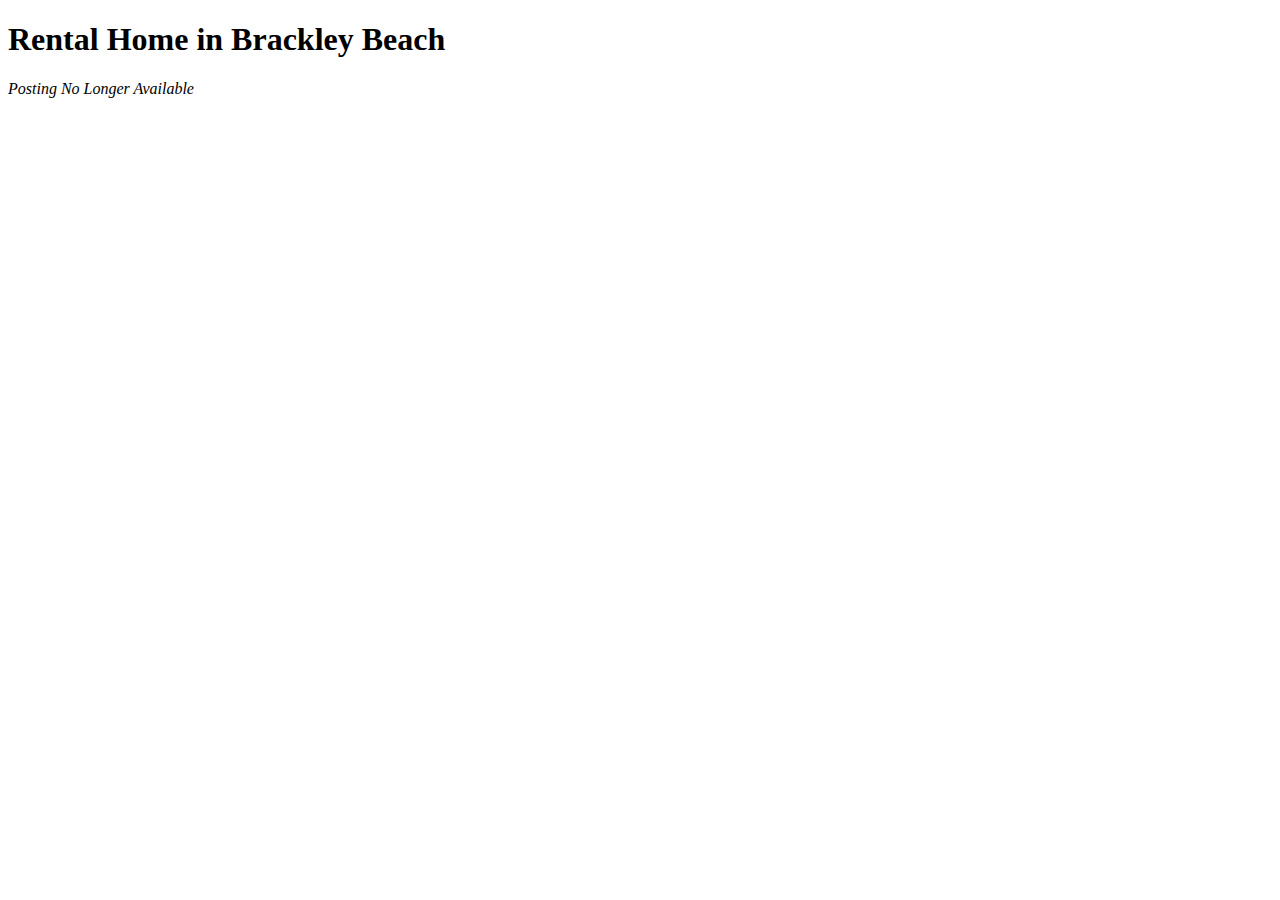
<file: rental_web/rental.html>
<!doctype html>
<html xmlns="http://www.w3.org/1999/xhtml">
  <head>
    <meta http-equiv="Content-Type" content="text/html; charset=utf-8" />
    <meta http-equiv="Content-Style-Type" content="text/css" />
    <meta name="generator" content="SautinSoft.Document 2025.10.7" />
    <title>Rental Home in Brackley Beach (Posting Feb 2026)</title>
  </head>
  <body>
  <h1>Rental Home in Brackley Beach</h1>  
  <p><i>Posting No Longer Available</i></p>
  </body>
</html>
</file>
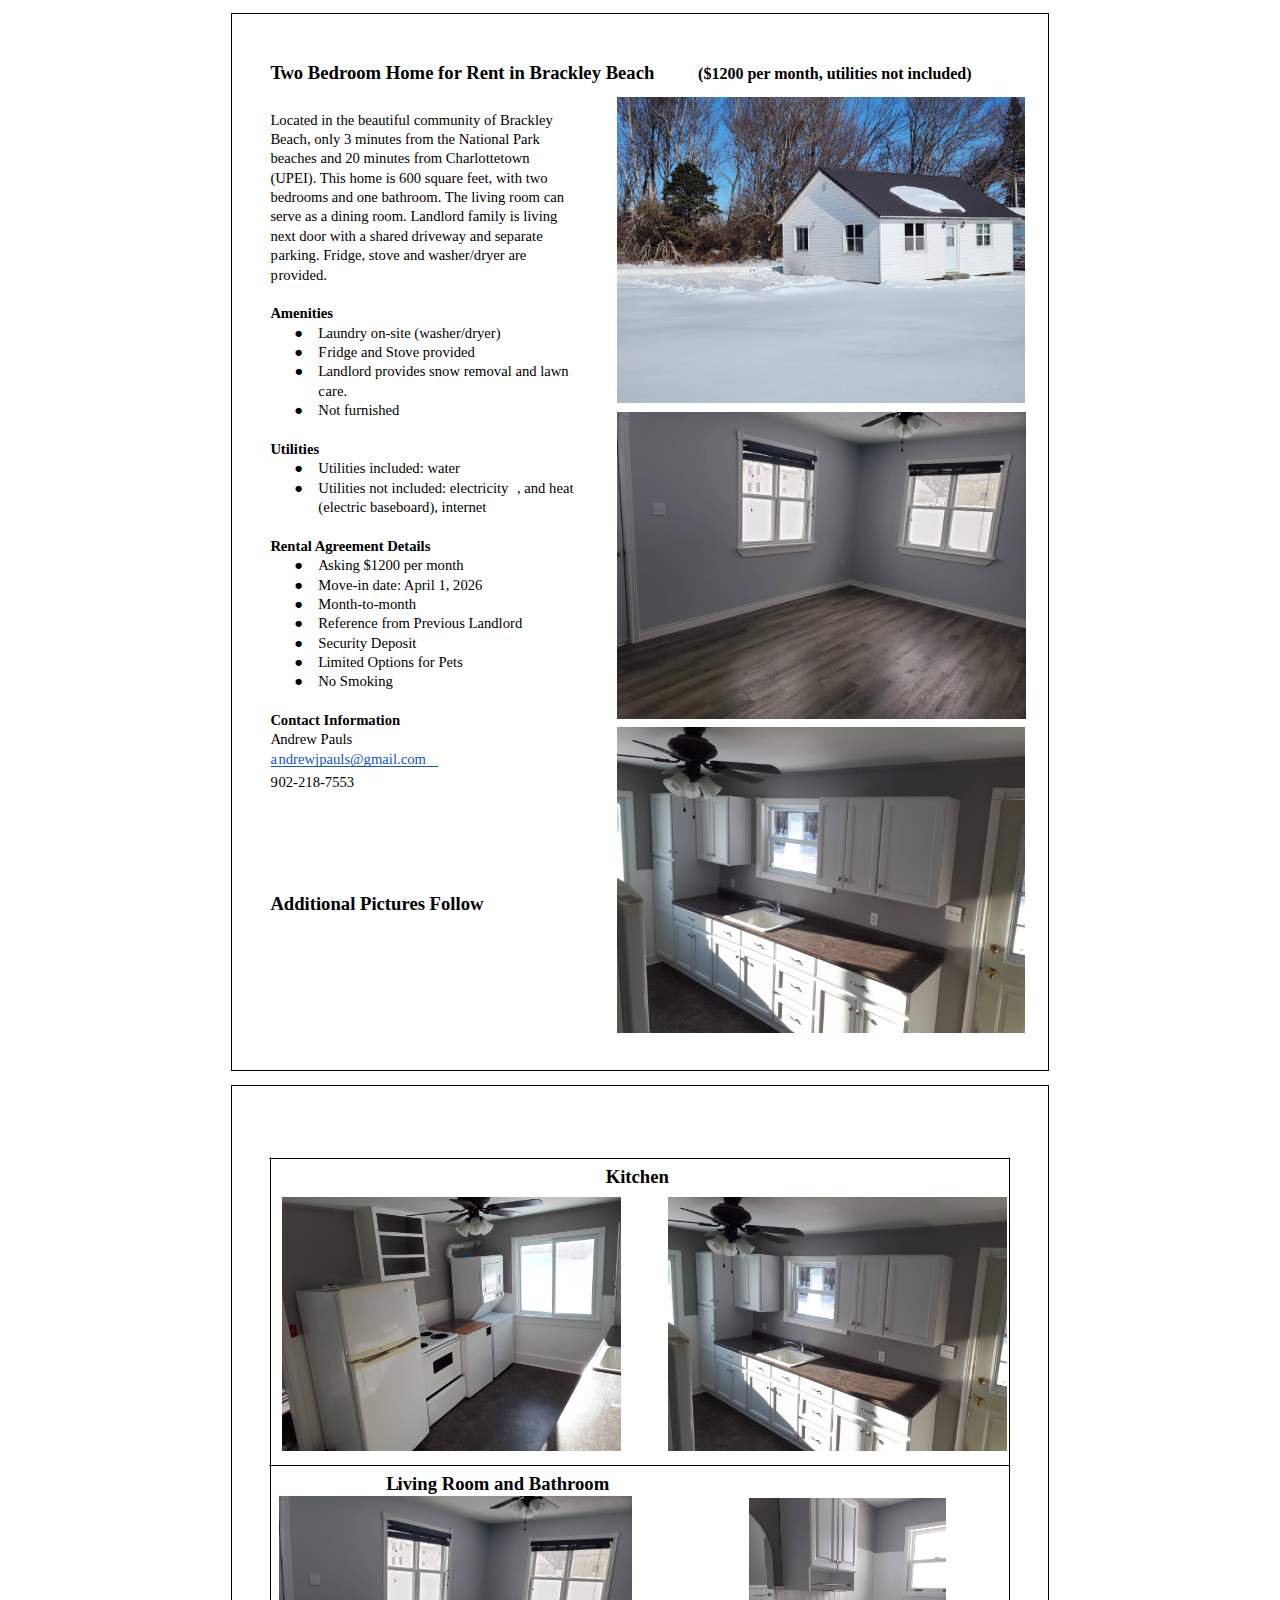
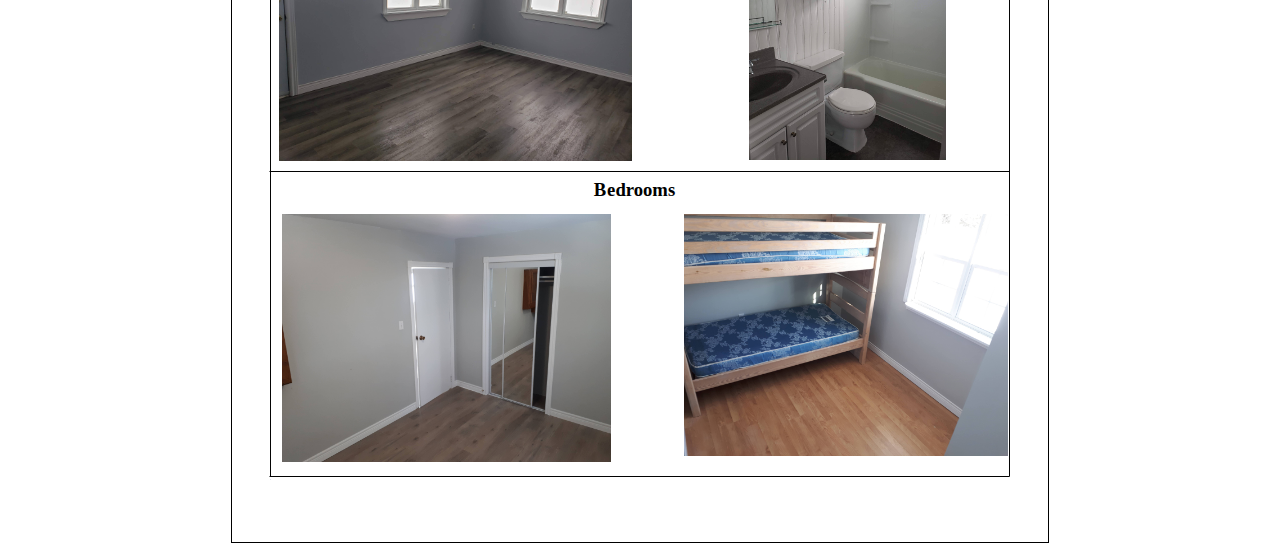
<file: rental_web/rental_av.html>
<!doctype html>
<html xmlns="http://www.w3.org/1999/xhtml">
  <head>
    <meta http-equiv="Content-Type" content="text/html; charset=utf-8" />
    <meta http-equiv="Content-Style-Type" content="text/css" />
    <meta name="generator" content="SautinSoft.Document 2025.10.7" />
    <title>Rental Home in Brackley Beach (Posting Feb 2026)</title>
  </head>
  <body>
    <div
      style="
        position: relative;
        border: solid 1pt black;
        margin: 10pt auto 10pt auto;
        overflow: hidden;
        width: 612pt;
        height: 792pt;
      "
    >
      <a name="Page1" id="Page1" />
      <div style="position: absolute; left: 289pt; top: 62.2pt">
        <img
          style="position: absolute; width: 306pt; height: 229.45pt"
          src="image1.jpg"
        />
      </div>
      <div style="position: absolute; left: 288.7pt; top: 298.1pt">
        <img
          style="position: absolute; width: 306.7pt; height: 230.15pt"
          src="image2.jpg"
        />
      </div>
      <div style="position: absolute; left: 289pt; top: 534.45pt">
        <img
          style="position: absolute; width: 306pt; height: 229.45pt"
          src="image3.jpg"
        />
      </div>
      <div style="position: absolute; left: 28.8pt; top: 35.95pt">
        <span
          style="
            position: absolute;
            white-space: pre;
            font-size: 14pt;
            font-family: &quot;NYDOGH+Arial&quot;;
            color: #000000;
            font-weight: bold;
            left: 0pt;
            letter-spacing: -4pt;
          "
        >
        </span
        ><span
          style="
            position: absolute;
            white-space: pre;
            font-size: 14pt;
            font-family: &quot;NYDOGH+Arial&quot;;
            color: #000000;
            font-weight: bold;
            left: 0pt;
            letter-spacing: -1pt;
          "
          >T</span
        ><span
          style="
            position: absolute;
            white-space: pre;
            font-size: 14pt;
            font-family: &quot;NYDOGH+Arial&quot;;
            color: #000000;
            font-weight: bold;
            left: 7.5pt;
          "
          >wo Bedroom Home for Rent in Brackley Beach
        </span>
      </div>
      <div style="position: absolute; left: 28.8pt; top: 37.8pt">
        <span
          style="
            position: absolute;
            white-space: pre;
            font-size: 12pt;
            font-family: &quot;NYDOGH+Arial&quot;;
            color: #000000;
            font-weight: bold;
            left: 320.75pt;
            letter-spacing: -3pt;
          "
        >
        </span
        ><span
          style="
            position: absolute;
            white-space: pre;
            font-size: 12pt;
            font-family: &quot;NYDOGH+Arial&quot;;
            color: #000000;
            font-weight: bold;
            left: 320.75pt;
          "
          >($1200 per month, utilities not included)</span
        >
      </div>
      <div style="position: absolute; left: 28.8pt; top: 72.95pt">
        <span
          style="
            position: absolute;
            white-space: pre;
            font-size: 11pt;
            font-family: &quot;QJKCDD+Arial&quot;;
            color: #000000;
            left: 0pt;
            letter-spacing: -3pt;
          "
        >
        </span
        ><span
          style="
            position: absolute;
            white-space: pre;
            font-size: 11pt;
            font-family: &quot;QJKCDD+Arial&quot;;
            color: #000000;
            left: 0pt;
          "
          >Located in the beautiful community of Brackley</span
        >
      </div>
      <div style="position: absolute; left: 28.8pt; top: 87.45pt">
        <span
          style="
            position: absolute;
            white-space: pre;
            font-size: 11pt;
            font-family: &quot;QJKCDD+Arial&quot;;
            color: #000000;
            left: 0pt;
            letter-spacing: -7pt;
          "
          >B</span
        ><span
          style="
            position: absolute;
            white-space: pre;
            font-size: 11pt;
            font-family: &quot;QJKCDD+Arial&quot;;
            color: #000000;
            left: 0pt;
            letter-spacing: 4pt;
          "
        >
        </span
        ><span
          style="
            position: absolute;
            white-space: pre;
            font-size: 11pt;
            font-family: &quot;QJKCDD+Arial&quot;;
            color: #000000;
            left: 7.3pt;
          "
          >each, only 3 minutes from the National Park</span
        >
      </div>
      <div style="position: absolute; left: 28.8pt; top: 101.95pt">
        <span
          style="
            position: absolute;
            white-space: pre;
            font-size: 11pt;
            font-family: &quot;QJKCDD+Arial&quot;;
            color: #000000;
            left: 0pt;
            letter-spacing: -3pt;
          "
        >
        </span
        ><span
          style="
            position: absolute;
            white-space: pre;
            font-size: 11pt;
            font-family: &quot;QJKCDD+Arial&quot;;
            color: #000000;
            left: 0pt;
          "
          >beaches and 20 minutes from Charlottetown</span
        >
      </div>
      <div style="position: absolute; left: 28.8pt; top: 116.5pt">
        <span
          style="
            position: absolute;
            white-space: pre;
            font-size: 11pt;
            font-family: &quot;QJKCDD+Arial&quot;;
            color: #000000;
            left: 0pt;
            letter-spacing: -4pt;
          "
          >(</span
        ><span
          style="
            position: absolute;
            white-space: pre;
            font-size: 11pt;
            font-family: &quot;QJKCDD+Arial&quot;;
            color: #000000;
            left: 0pt;
            letter-spacing: 1pt;
          "
        >
        </span
        ><span
          style="
            position: absolute;
            white-space: pre;
            font-size: 11pt;
            font-family: &quot;QJKCDD+Arial&quot;;
            color: #000000;
            left: 3.6pt;
          "
          >UPEI). This home is 600 square feet, with two</span
        >
      </div>
      <div style="position: absolute; left: 28.8pt; top: 131.05pt">
        <span
          style="
            position: absolute;
            white-space: pre;
            font-size: 11pt;
            font-family: &quot;QJKCDD+Arial&quot;;
            color: #000000;
            left: 0pt;
            letter-spacing: -3pt;
          "
        >
        </span
        ><span
          style="
            position: absolute;
            white-space: pre;
            font-size: 11pt;
            font-family: &quot;QJKCDD+Arial&quot;;
            color: #000000;
            left: 0pt;
          "
          >bedrooms and one bathroom. The living room can</span
        >
      </div>
      <div style="position: absolute; left: 28.8pt; top: 145.6pt">
        <span
          style="
            position: absolute;
            white-space: pre;
            font-size: 11pt;
            font-family: &quot;QJKCDD+Arial&quot;;
            color: #000000;
            left: 0pt;
            letter-spacing: -3pt;
          "
        >
        </span
        ><span
          style="
            position: absolute;
            white-space: pre;
            font-size: 11pt;
            font-family: &quot;QJKCDD+Arial&quot;;
            color: #000000;
            left: 0pt;
          "
          >serve as a dining room. Landlord family is living</span
        >
      </div>
      <div style="position: absolute; left: 28.8pt; top: 160.15pt">
        <span
          style="
            position: absolute;
            white-space: pre;
            font-size: 11pt;
            font-family: &quot;QJKCDD+Arial&quot;;
            color: #000000;
            left: 0pt;
            letter-spacing: -3pt;
          "
        >
        </span
        ><span
          style="
            position: absolute;
            white-space: pre;
            font-size: 11pt;
            font-family: &quot;QJKCDD+Arial&quot;;
            color: #000000;
            left: 0pt;
          "
          >next door with a shared driveway and separate</span
        >
      </div>
      <div style="position: absolute; left: 28.8pt; top: 174.65pt">
        <span
          style="
            position: absolute;
            white-space: pre;
            font-size: 11pt;
            font-family: &quot;QJKCDD+Arial&quot;;
            color: #000000;
            left: 0pt;
            letter-spacing: -6pt;
          "
          >p</span
        ><span
          style="
            position: absolute;
            white-space: pre;
            font-size: 11pt;
            font-family: &quot;QJKCDD+Arial&quot;;
            color: #000000;
            left: 0pt;
            letter-spacing: 3pt;
          "
        >
        </span
        ><span
          style="
            position: absolute;
            white-space: pre;
            font-size: 11pt;
            font-family: &quot;QJKCDD+Arial&quot;;
            color: #000000;
            left: 6.05pt;
          "
          >arking. Fridge, stove and washer/dryer are</span
        >
      </div>
      <div style="position: absolute; left: 28.8pt; top: 189.15pt">
        <span
          style="
            position: absolute;
            white-space: pre;
            font-size: 11pt;
            font-family: &quot;QJKCDD+Arial&quot;;
            color: #000000;
            left: 0pt;
            letter-spacing: -6pt;
          "
          >p</span
        ><span
          style="
            position: absolute;
            white-space: pre;
            font-size: 11pt;
            font-family: &quot;QJKCDD+Arial&quot;;
            color: #000000;
            left: 0pt;
            letter-spacing: 3pt;
          "
        >
        </span
        ><span
          style="
            position: absolute;
            white-space: pre;
            font-size: 11pt;
            font-family: &quot;QJKCDD+Arial&quot;;
            color: #000000;
            left: 6.05pt;
          "
          >rovided.</span
        >
      </div>
      <div style="position: absolute; left: 28.8pt; top: 218.25pt">
        <span
          style="
            position: absolute;
            white-space: pre;
            font-size: 11pt;
            font-family: &quot;NYDOGH+Arial&quot;;
            color: #000000;
            font-weight: bold;
            left: 0pt;
            letter-spacing: -8pt;
          "
          >A</span
        ><span
          style="
            position: absolute;
            white-space: pre;
            font-size: 11pt;
            font-family: &quot;NYDOGH+Arial&quot;;
            color: #000000;
            font-weight: bold;
            left: 0pt;
            letter-spacing: 5pt;
          "
        >
        </span
        ><span
          style="
            position: absolute;
            white-space: pre;
            font-size: 11pt;
            font-family: &quot;NYDOGH+Arial&quot;;
            color: #000000;
            font-weight: bold;
            left: 7.85pt;
          "
          >menities</span
        >
      </div>
      <div style="position: absolute; left: 46.75pt; top: 232.8pt">
        <span
          style="
            position: absolute;
            white-space: pre;
            font-size: 11pt;
            font-family: &quot;QJKCDD+Arial&quot;;
            color: #000000;
            left: 0pt;
            letter-spacing: -3pt;
          "
        >
        </span
        ><span
          style="
            position: absolute;
            white-space: pre;
            font-size: 11pt;
            font-family: &quot;QJKCDD+Arial&quot;;
            color: #000000;
            left: 0pt;
          "
          >●</span
        ><span
          style="
            position: absolute;
            white-space: pre;
            font-size: 11pt;
            font-family: &quot;QJKCDD+Arial&quot;;
            color: #000000;
            left: 6.6pt;
            letter-spacing: 8pt;
          "
        >
        </span
        ><span
          style="
            position: absolute;
            white-space: pre;
            font-size: 11pt;
            font-family: &quot;QJKCDD+Arial&quot;;
            color: #000000;
            left: 17.95pt;
            letter-spacing: -6pt;
          "
          >L</span
        ><span
          style="
            position: absolute;
            white-space: pre;
            font-size: 11pt;
            font-family: &quot;QJKCDD+Arial&quot;;
            color: #000000;
            left: 18pt;
            letter-spacing: 3pt;
          "
        >
        </span
        ><span
          style="
            position: absolute;
            white-space: pre;
            font-size: 11pt;
            font-family: &quot;QJKCDD+Arial&quot;;
            color: #000000;
            left: 24.1pt;
          "
          >aundry on-site (washer/dryer)</span
        >
      </div>
      <div style="position: absolute; left: 46.75pt; top: 247.3pt">
        <span
          style="
            position: absolute;
            white-space: pre;
            font-size: 11pt;
            font-family: &quot;QJKCDD+Arial&quot;;
            color: #000000;
            left: 0pt;
            letter-spacing: -7pt;
          "
          >●</span
        ><span
          style="
            position: absolute;
            white-space: pre;
            font-size: 11pt;
            font-family: &quot;QJKCDD+Arial&quot;;
            color: #000000;
            left: 0pt;
            letter-spacing: 4pt;
          "
        >
        </span
        ><span
          style="
            position: absolute;
            white-space: pre;
            font-size: 11pt;
            font-family: &quot;QJKCDD+Arial&quot;;
            color: #000000;
            left: 6.6pt;
            letter-spacing: 8pt;
          "
        >
        </span
        ><span
          style="
            position: absolute;
            white-space: pre;
            font-size: 11pt;
            font-family: &quot;QJKCDD+Arial&quot;;
            color: #000000;
            left: 17.95pt;
            letter-spacing: -7pt;
          "
          >F</span
        ><span
          style="
            position: absolute;
            white-space: pre;
            font-size: 11pt;
            font-family: &quot;QJKCDD+Arial&quot;;
            color: #000000;
            left: 17.95pt;
            letter-spacing: 4pt;
          "
        >
        </span
        ><span
          style="
            position: absolute;
            white-space: pre;
            font-size: 11pt;
            font-family: &quot;QJKCDD+Arial&quot;;
            color: #000000;
            left: 24.65pt;
          "
          >ridge and Stove provided</span
        >
      </div>
      <div style="position: absolute; left: 46.8pt; top: 261.8pt">
        <span
          style="
            position: absolute;
            white-space: pre;
            font-size: 11pt;
            font-family: &quot;QJKCDD+Arial&quot;;
            color: #000000;
            left: 0pt;
            letter-spacing: -7pt;
          "
          >●</span
        ><span
          style="
            position: absolute;
            white-space: pre;
            font-size: 11pt;
            font-family: &quot;QJKCDD+Arial&quot;;
            color: #000000;
            left: 0pt;
            letter-spacing: 4pt;
          "
        >
        </span
        ><span
          style="
            position: absolute;
            white-space: pre;
            font-size: 11pt;
            font-family: &quot;QJKCDD+Arial&quot;;
            color: #000000;
            left: 6.6pt;
            letter-spacing: 8pt;
          "
        >
        </span
        ><span
          style="
            position: absolute;
            white-space: pre;
            font-size: 11pt;
            font-family: &quot;QJKCDD+Arial&quot;;
            color: #000000;
            left: 17.95pt;
            letter-spacing: -6pt;
          "
          >L</span
        ><span
          style="
            position: absolute;
            white-space: pre;
            font-size: 11pt;
            font-family: &quot;QJKCDD+Arial&quot;;
            color: #000000;
            left: 18pt;
            letter-spacing: 3pt;
          "
        >
        </span
        ><span
          style="
            position: absolute;
            white-space: pre;
            font-size: 11pt;
            font-family: &quot;QJKCDD+Arial&quot;;
            color: #000000;
            left: 24.1pt;
          "
          >andlord provides snow removal and lawn</span
        >
      </div>
      <div style="position: absolute; left: 64.75pt; top: 276.25pt">
        <span
          style="
            position: absolute;
            white-space: pre;
            font-size: 11pt;
            font-family: &quot;QJKCDD+Arial&quot;;
            color: #000000;
            left: 0pt;
            letter-spacing: -5pt;
          "
          >c</span
        ><span
          style="
            position: absolute;
            white-space: pre;
            font-size: 11pt;
            font-family: &quot;QJKCDD+Arial&quot;;
            color: #000000;
            left: 0pt;
            letter-spacing: 2pt;
          "
        >
        </span
        ><span
          style="
            position: absolute;
            white-space: pre;
            font-size: 11pt;
            font-family: &quot;QJKCDD+Arial&quot;;
            color: #000000;
            left: 5.4pt;
          "
          >are.</span
        >
      </div>
      <div style="position: absolute; left: 46.75pt; top: 290.75pt">
        <span
          style="
            position: absolute;
            white-space: pre;
            font-size: 11pt;
            font-family: &quot;QJKCDD+Arial&quot;;
            color: #000000;
            left: 0pt;
            letter-spacing: -7pt;
          "
          >●</span
        ><span
          style="
            position: absolute;
            white-space: pre;
            font-size: 11pt;
            font-family: &quot;QJKCDD+Arial&quot;;
            color: #000000;
            left: 0pt;
            letter-spacing: 4pt;
          "
        >
        </span
        ><span
          style="
            position: absolute;
            white-space: pre;
            font-size: 11pt;
            font-family: &quot;QJKCDD+Arial&quot;;
            color: #000000;
            left: 6.6pt;
            letter-spacing: 8pt;
          "
        >
        </span
        ><span
          style="
            position: absolute;
            white-space: pre;
            font-size: 11pt;
            font-family: &quot;QJKCDD+Arial&quot;;
            color: #000000;
            left: 17.95pt;
            letter-spacing: -3pt;
          "
        >
        </span
        ><span
          style="
            position: absolute;
            white-space: pre;
            font-size: 11pt;
            font-family: &quot;QJKCDD+Arial&quot;;
            color: #000000;
            left: 18pt;
          "
          >Not furnished</span
        >
      </div>
      <div style="position: absolute; left: 28.8pt; top: 319.85pt">
        <span
          style="
            position: absolute;
            white-space: pre;
            font-size: 11pt;
            font-family: &quot;NYDOGH+Arial&quot;;
            color: #000000;
            font-weight: bold;
            left: 0pt;
            letter-spacing: -8pt;
          "
          >U</span
        ><span
          style="
            position: absolute;
            white-space: pre;
            font-size: 11pt;
            font-family: &quot;NYDOGH+Arial&quot;;
            color: #000000;
            font-weight: bold;
            left: 0pt;
            letter-spacing: 5pt;
          "
        >
        </span
        ><span
          style="
            position: absolute;
            white-space: pre;
            font-size: 11pt;
            font-family: &quot;NYDOGH+Arial&quot;;
            color: #000000;
            font-weight: bold;
            left: 7.85pt;
          "
          >tilities</span
        >
      </div>
      <div style="position: absolute; left: 46.75pt; top: 334.35pt">
        <span
          style="
            position: absolute;
            white-space: pre;
            font-size: 11pt;
            font-family: &quot;QJKCDD+Arial&quot;;
            color: #000000;
            left: 0pt;
            letter-spacing: -3pt;
          "
        >
        </span
        ><span
          style="
            position: absolute;
            white-space: pre;
            font-size: 11pt;
            font-family: &quot;QJKCDD+Arial&quot;;
            color: #000000;
            left: 0pt;
          "
          >●</span
        ><span
          style="
            position: absolute;
            white-space: pre;
            font-size: 11pt;
            font-family: &quot;QJKCDD+Arial&quot;;
            color: #000000;
            left: 6.6pt;
            letter-spacing: 8pt;
          "
        >
        </span
        ><span
          style="
            position: absolute;
            white-space: pre;
            font-size: 11pt;
            font-family: &quot;QJKCDD+Arial&quot;;
            color: #000000;
            left: 17.95pt;
            letter-spacing: -3pt;
          "
        >
        </span
        ><span
          style="
            position: absolute;
            white-space: pre;
            font-size: 11pt;
            font-family: &quot;QJKCDD+Arial&quot;;
            color: #000000;
            left: 18pt;
          "
          >Utilities included: water</span
        >
      </div>
      <div style="position: absolute; left: 46.75pt; top: 348.9pt">
        <span
          style="
            position: absolute;
            white-space: pre;
            font-size: 11pt;
            font-family: &quot;QJKCDD+Arial&quot;;
            color: #000000;
            left: 0pt;
            letter-spacing: -3pt;
          "
        >
        </span
        ><span
          style="
            position: absolute;
            white-space: pre;
            font-size: 11pt;
            font-family: &quot;QJKCDD+Arial&quot;;
            color: #000000;
            left: 0pt;
          "
          >●</span
        ><span
          style="
            position: absolute;
            white-space: pre;
            font-size: 11pt;
            font-family: &quot;QJKCDD+Arial&quot;;
            color: #000000;
            left: 6.6pt;
            letter-spacing: 8pt;
          "
        >
        </span
        ><span
          style="
            position: absolute;
            white-space: pre;
            font-size: 11pt;
            font-family: &quot;QJKCDD+Arial&quot;;
            color: #000000;
            left: 17.95pt;
            letter-spacing: -3pt;
          "
        >
        </span
        ><span
          style="
            position: absolute;
            white-space: pre;
            font-size: 11pt;
            font-family: &quot;QJKCDD+Arial&quot;;
            color: #000000;
            left: 18pt;
          "
          >Utilities not included: electricity</span
        ><span
          style="
            position: absolute;
            white-space: pre;
            font-size: 11pt;
            font-family: &quot;QJKCDD+Arial&quot;;
            color: #000000;
            left: 162.2pt;
            letter-spacing: -1pt;
          "
          > </span
        ><span
          style="
            position: absolute;
            white-space: pre;
            font-size: 11pt;
            font-family: &quot;QJKCDD+Arial&quot;;
            color: #000000;
            left: 166.95pt;
          "
          >, and heat</span
        >
      </div>
      <div style="position: absolute; left: 64.75pt; top: 363.45pt">
        <span
          style="
            position: absolute;
            white-space: pre;
            font-size: 11pt;
            font-family: &quot;QJKCDD+Arial&quot;;
            color: #000000;
            left: 0pt;
            letter-spacing: -3pt;
          "
        >
        </span
        ><span
          style="
            position: absolute;
            white-space: pre;
            font-size: 11pt;
            font-family: &quot;QJKCDD+Arial&quot;;
            color: #000000;
            left: 0pt;
          "
          >(electric baseboard), internet</span
        >
      </div>
      <div style="position: absolute; left: 28.8pt; top: 392.55pt">
        <span
          style="
            position: absolute;
            white-space: pre;
            font-size: 11pt;
            font-family: &quot;NYDOGH+Arial&quot;;
            color: #000000;
            font-weight: bold;
            left: 0pt;
            letter-spacing: -8pt;
          "
          >R</span
        ><span
          style="
            position: absolute;
            white-space: pre;
            font-size: 11pt;
            font-family: &quot;NYDOGH+Arial&quot;;
            color: #000000;
            font-weight: bold;
            left: 0pt;
            letter-spacing: 5pt;
          "
        >
        </span
        ><span
          style="
            position: absolute;
            white-space: pre;
            font-size: 11pt;
            font-family: &quot;NYDOGH+Arial&quot;;
            color: #000000;
            font-weight: bold;
            left: 7.85pt;
          "
          >ental Agreement Details</span
        >
      </div>
      <div style="position: absolute; left: 46.75pt; top: 407.1pt">
        <span
          style="
            position: absolute;
            white-space: pre;
            font-size: 11pt;
            font-family: &quot;QJKCDD+Arial&quot;;
            color: #000000;
            left: 0pt;
            letter-spacing: -7pt;
          "
          >●</span
        ><span
          style="
            position: absolute;
            white-space: pre;
            font-size: 11pt;
            font-family: &quot;QJKCDD+Arial&quot;;
            color: #000000;
            left: 0pt;
            letter-spacing: 4pt;
          "
        >
        </span
        ><span
          style="
            position: absolute;
            white-space: pre;
            font-size: 11pt;
            font-family: &quot;QJKCDD+Arial&quot;;
            color: #000000;
            left: 6.6pt;
            letter-spacing: 8pt;
          "
        >
        </span
        ><span
          style="
            position: absolute;
            white-space: pre;
            font-size: 11pt;
            font-family: &quot;QJKCDD+Arial&quot;;
            color: #000000;
            left: 17.95pt;
            letter-spacing: -7pt;
          "
          >A</span
        ><span
          style="
            position: absolute;
            white-space: pre;
            font-size: 11pt;
            font-family: &quot;QJKCDD+Arial&quot;;
            color: #000000;
            left: 18pt;
            letter-spacing: 4pt;
          "
        >
        </span
        ><span
          style="
            position: absolute;
            white-space: pre;
            font-size: 11pt;
            font-family: &quot;QJKCDD+Arial&quot;;
            color: #000000;
            left: 25.3pt;
          "
          >sking $1200 per month</span
        >
      </div>
      <div style="position: absolute; left: 46.75pt; top: 421.65pt">
        <span
          style="
            position: absolute;
            white-space: pre;
            font-size: 11pt;
            font-family: &quot;QJKCDD+Arial&quot;;
            color: #000000;
            left: 0pt;
            letter-spacing: -7pt;
          "
          >●</span
        ><span
          style="
            position: absolute;
            white-space: pre;
            font-size: 11pt;
            font-family: &quot;QJKCDD+Arial&quot;;
            color: #000000;
            left: 0pt;
            letter-spacing: 4pt;
          "
        >
        </span
        ><span
          style="
            position: absolute;
            white-space: pre;
            font-size: 11pt;
            font-family: &quot;QJKCDD+Arial&quot;;
            color: #000000;
            left: 6.6pt;
            letter-spacing: 8pt;
          "
        >
        </span
        ><span
          style="
            position: absolute;
            white-space: pre;
            font-size: 11pt;
            font-family: &quot;QJKCDD+Arial&quot;;
            color: #000000;
            left: 17.95pt;
            letter-spacing: -3pt;
          "
        >
        </span
        ><span
          style="
            position: absolute;
            white-space: pre;
            font-size: 11pt;
            font-family: &quot;QJKCDD+Arial&quot;;
            color: #000000;
            left: 18pt;
          "
          >Move-in date: April 1, 2026</span
        >
      </div>
      <div style="position: absolute; left: 46.75pt; top: 436.15pt">
        <span
          style="
            position: absolute;
            white-space: pre;
            font-size: 11pt;
            font-family: &quot;QJKCDD+Arial&quot;;
            color: #000000;
            left: 0pt;
            letter-spacing: -7pt;
          "
          >●</span
        ><span
          style="
            position: absolute;
            white-space: pre;
            font-size: 11pt;
            font-family: &quot;QJKCDD+Arial&quot;;
            color: #000000;
            left: 0pt;
            letter-spacing: 4pt;
          "
        >
        </span
        ><span
          style="
            position: absolute;
            white-space: pre;
            font-size: 11pt;
            font-family: &quot;QJKCDD+Arial&quot;;
            color: #000000;
            left: 6.6pt;
            letter-spacing: 8pt;
          "
        >
        </span
        ><span
          style="
            position: absolute;
            white-space: pre;
            font-size: 11pt;
            font-family: &quot;QJKCDD+Arial&quot;;
            color: #000000;
            left: 17.95pt;
            letter-spacing: -3pt;
          "
        >
        </span
        ><span
          style="
            position: absolute;
            white-space: pre;
            font-size: 11pt;
            font-family: &quot;QJKCDD+Arial&quot;;
            color: #000000;
            left: 18pt;
          "
          >Month-to-month</span
        >
      </div>
      <div style="position: absolute; left: 46.75pt; top: 450.65pt">
        <span
          style="
            position: absolute;
            white-space: pre;
            font-size: 11pt;
            font-family: &quot;QJKCDD+Arial&quot;;
            color: #000000;
            left: 0pt;
            letter-spacing: -7pt;
          "
          >●</span
        ><span
          style="
            position: absolute;
            white-space: pre;
            font-size: 11pt;
            font-family: &quot;QJKCDD+Arial&quot;;
            color: #000000;
            left: 0pt;
            letter-spacing: 4pt;
          "
        >
        </span
        ><span
          style="
            position: absolute;
            white-space: pre;
            font-size: 11pt;
            font-family: &quot;QJKCDD+Arial&quot;;
            color: #000000;
            left: 6.6pt;
            letter-spacing: 8pt;
          "
        >
        </span
        ><span
          style="
            position: absolute;
            white-space: pre;
            font-size: 11pt;
            font-family: &quot;QJKCDD+Arial&quot;;
            color: #000000;
            left: 17.95pt;
            letter-spacing: -3pt;
          "
        >
        </span
        ><span
          style="
            position: absolute;
            white-space: pre;
            font-size: 11pt;
            font-family: &quot;QJKCDD+Arial&quot;;
            color: #000000;
            left: 18pt;
          "
          >Reference from Previous Landlord</span
        >
      </div>
      <div style="position: absolute; left: 46.75pt; top: 465.15pt">
        <span
          style="
            position: absolute;
            white-space: pre;
            font-size: 11pt;
            font-family: &quot;QJKCDD+Arial&quot;;
            color: #000000;
            left: 0pt;
            letter-spacing: -7pt;
          "
          >●</span
        ><span
          style="
            position: absolute;
            white-space: pre;
            font-size: 11pt;
            font-family: &quot;QJKCDD+Arial&quot;;
            color: #000000;
            left: 0pt;
            letter-spacing: 4pt;
          "
        >
        </span
        ><span
          style="
            position: absolute;
            white-space: pre;
            font-size: 11pt;
            font-family: &quot;QJKCDD+Arial&quot;;
            color: #000000;
            left: 6.6pt;
            letter-spacing: 8pt;
          "
        >
        </span
        ><span
          style="
            position: absolute;
            white-space: pre;
            font-size: 11pt;
            font-family: &quot;QJKCDD+Arial&quot;;
            color: #000000;
            left: 17.95pt;
            letter-spacing: -3pt;
          "
        >
        </span
        ><span
          style="
            position: absolute;
            white-space: pre;
            font-size: 11pt;
            font-family: &quot;QJKCDD+Arial&quot;;
            color: #000000;
            left: 18pt;
          "
          >Security Deposit</span
        >
      </div>
      <div style="position: absolute; left: 46.75pt; top: 479.65pt">
        <span
          style="
            position: absolute;
            white-space: pre;
            font-size: 11pt;
            font-family: &quot;QJKCDD+Arial&quot;;
            color: #000000;
            left: 0pt;
            letter-spacing: -7pt;
          "
          >●</span
        ><span
          style="
            position: absolute;
            white-space: pre;
            font-size: 11pt;
            font-family: &quot;QJKCDD+Arial&quot;;
            color: #000000;
            left: 0pt;
            letter-spacing: 4pt;
          "
        >
        </span
        ><span
          style="
            position: absolute;
            white-space: pre;
            font-size: 11pt;
            font-family: &quot;QJKCDD+Arial&quot;;
            color: #000000;
            left: 6.6pt;
            letter-spacing: 8pt;
          "
        >
        </span
        ><span
          style="
            position: absolute;
            white-space: pre;
            font-size: 11pt;
            font-family: &quot;QJKCDD+Arial&quot;;
            color: #000000;
            left: 17.95pt;
            letter-spacing: -6pt;
          "
          >L</span
        ><span
          style="
            position: absolute;
            white-space: pre;
            font-size: 11pt;
            font-family: &quot;QJKCDD+Arial&quot;;
            color: #000000;
            left: 18pt;
            letter-spacing: 3pt;
          "
        >
        </span
        ><span
          style="
            position: absolute;
            white-space: pre;
            font-size: 11pt;
            font-family: &quot;QJKCDD+Arial&quot;;
            color: #000000;
            left: 24.1pt;
          "
          >imited Options for Pets</span
        >
      </div>
      <div style="position: absolute; left: 46.75pt; top: 494.15pt">
        <span
          style="
            position: absolute;
            white-space: pre;
            font-size: 11pt;
            font-family: &quot;QJKCDD+Arial&quot;;
            color: #000000;
            left: 0pt;
            letter-spacing: -7pt;
          "
          >●</span
        ><span
          style="
            position: absolute;
            white-space: pre;
            font-size: 11pt;
            font-family: &quot;QJKCDD+Arial&quot;;
            color: #000000;
            left: 0pt;
            letter-spacing: 4pt;
          "
        >
        </span
        ><span
          style="
            position: absolute;
            white-space: pre;
            font-size: 11pt;
            font-family: &quot;QJKCDD+Arial&quot;;
            color: #000000;
            left: 6.6pt;
            letter-spacing: 8pt;
          "
        >
        </span
        ><span
          style="
            position: absolute;
            white-space: pre;
            font-size: 11pt;
            font-family: &quot;QJKCDD+Arial&quot;;
            color: #000000;
            left: 17.95pt;
            letter-spacing: -8pt;
          "
          >N</span
        ><span
          style="
            position: absolute;
            white-space: pre;
            font-size: 11pt;
            font-family: &quot;QJKCDD+Arial&quot;;
            color: #000000;
            left: 18pt;
            letter-spacing: 5pt;
          "
        >
        </span
        ><span
          style="
            position: absolute;
            white-space: pre;
            font-size: 11pt;
            font-family: &quot;QJKCDD+Arial&quot;;
            color: #000000;
            left: 25.9pt;
          "
          >o Smoking</span
        >
      </div>
      <div style="position: absolute; left: 28.8pt; top: 523.15pt">
        <span
          style="
            position: absolute;
            white-space: pre;
            font-size: 11pt;
            font-family: &quot;NYDOGH+Arial&quot;;
            color: #000000;
            font-weight: bold;
            left: 0pt;
            letter-spacing: -8pt;
          "
          >C</span
        ><span
          style="
            position: absolute;
            white-space: pre;
            font-size: 11pt;
            font-family: &quot;NYDOGH+Arial&quot;;
            color: #000000;
            font-weight: bold;
            left: 0pt;
            letter-spacing: 5pt;
          "
        >
        </span
        ><span
          style="
            position: absolute;
            white-space: pre;
            font-size: 11pt;
            font-family: &quot;NYDOGH+Arial&quot;;
            color: #000000;
            font-weight: bold;
            left: 7.85pt;
          "
          >ontact Information</span
        >
      </div>
      <div style="position: absolute; left: 28.8pt; top: 537.65pt">
        <span
          style="
            position: absolute;
            white-space: pre;
            font-size: 11pt;
            font-family: &quot;QJKCDD+Arial&quot;;
            color: #000000;
            left: 0pt;
            letter-spacing: -7pt;
          "
          >A</span
        ><span
          style="
            position: absolute;
            white-space: pre;
            font-size: 11pt;
            font-family: &quot;QJKCDD+Arial&quot;;
            color: #000000;
            left: 0.05pt;
            letter-spacing: 4pt;
          "
        >
        </span
        ><span
          style="
            position: absolute;
            white-space: pre;
            font-size: 11pt;
            font-family: &quot;QJKCDD+Arial&quot;;
            color: #000000;
            left: 7.35pt;
          "
          >ndrew Pauls</span
        >
      </div>
      <div style="position: absolute; left: 28.8pt; top: 552.15pt">
        <span
          style="
            position: absolute;
            white-space: pre;
            font-size: 11pt;
            font-family: &quot;QJKCDD+Arial&quot;;
            color: #1154cc;
            left: 0pt;
            letter-spacing: -6pt;
          "
          >a</span
        ><span
          style="
            position: absolute;
            white-space: pre;
            font-size: 11pt;
            font-family: &quot;QJKCDD+Arial&quot;;
            color: #1154cc;
            left: 0pt;
            letter-spacing: 3pt;
          "
        >
        </span
        ><span
          style="
            position: absolute;
            white-space: pre;
            font-size: 11pt;
            font-family: &quot;QJKCDD+Arial&quot;;
            color: #1154cc;
            left: 6.05pt;
          "
          >ndrewjpauls@gmail.com</span
        >
      </div>
      <div style="position: absolute; left: 28.35pt; top: 563.65pt">
        <svg
          xmlns="http://www.w3.org/2000/svg"
          xmlns:xlink="http://www.w3.org/1999/xlink"
          version="1.1"
          width="170"
          height="2"
          style="position: absolute"
        >
          <defs />
          <g transform="scale(1.33333)">
            <g transform="matrix(1,0,0,1,-28.39716796875,-563.6650390625)">
              <path
                d="M28.8,564.06787109375 L154.818,564.06787109375"
                stroke-width="0.8056640625"
                stroke="#1154cc"
                stroke-opacity="1"
                stroke-linecap="butt"
                stroke-linejoin="miter"
                stroke-dasharray="none"
                stroke-miterlimit="10"
                fill="none"
              />
            </g>
          </g>
        </svg>
      </div>
      <div style="position: absolute; left: 28.8pt; top: 569.5pt">
        <span
          style="
            position: absolute;
            white-space: pre;
            font-size: 11pt;
            font-family: &quot;QJKCDD+Arial&quot;;
            color: #000000;
            left: 0pt;
            letter-spacing: -6pt;
          "
          >9</span
        ><span
          style="
            position: absolute;
            white-space: pre;
            font-size: 11pt;
            font-family: &quot;QJKCDD+Arial&quot;;
            color: #000000;
            left: 0pt;
            letter-spacing: 3pt;
          "
        >
        </span
        ><span
          style="
            position: absolute;
            white-space: pre;
            font-size: 11pt;
            font-family: &quot;QJKCDD+Arial&quot;;
            color: #000000;
            left: 6.05pt;
          "
          >02-218-7553</span
        >
      </div>
      <div style="position: absolute; left: 28.8pt; top: 659.25pt">
        <span
          style="
            position: absolute;
            white-space: pre;
            font-size: 14pt;
            font-family: &quot;NYDOGH+Arial&quot;;
            color: #000000;
            font-weight: bold;
            left: 0pt;
            letter-spacing: -10pt;
          "
          >A</span
        ><span
          style="
            position: absolute;
            white-space: pre;
            font-size: 14pt;
            font-family: &quot;NYDOGH+Arial&quot;;
            color: #000000;
            font-weight: bold;
            left: 0pt;
            letter-spacing: 6pt;
          "
        >
        </span
        ><span
          style="
            position: absolute;
            white-space: pre;
            font-size: 14pt;
            font-family: &quot;NYDOGH+Arial&quot;;
            color: #000000;
            font-weight: bold;
            left: 10.05pt;
          "
          >dditional Pictures Follow</span
        >
      </div>
    </div>
    <div
      style="
        position: relative;
        border: solid 1pt black;
        margin: 10pt auto 10pt auto;
        overflow: hidden;
        width: 612pt;
        height: 792pt;
      "
    >
      <a name="Page2" id="Page2" />
      <div style="position: absolute; left: 35.25pt; top: 307.65pt">
        <img
          style="position: absolute; width: 264.7pt; height: 198.7pt"
          src="image2.jpg"
        />
      </div>
      <div style="position: absolute; left: 388.05pt; top: 309.45pt">
        <img
          style="position: absolute; width: 147.75pt; height: 196.45pt"
          src="image6.jpg"
        />
      </div>
      <div style="position: absolute; left: 37.75pt; top: 83.35pt">
        <img
          style="position: absolute; width: 254.2pt; height: 190.5pt"
          src="image5.jpg"
        />
      </div>
      <div style="position: absolute; left: 37.75pt; top: 546pt">
        <img
          style="position: absolute; width: 246.7pt; height: 185.95pt"
          src="image7.jpg"
        />
      </div>
      <div style="position: absolute; left: 28.45pt; top: 53.6pt">
        <svg
          xmlns="http://www.w3.org/2000/svg"
          xmlns:xlink="http://www.w3.org/1999/xlink"
          version="1.1"
          width="1"
          height="920"
          style="position: absolute"
        >
          <defs />
          <g transform="scale(1.33333)">
            <g transform="matrix(1,0,0,1,-28.4999988125,-53.62499776562499)">
              <path
                d=" M28.874998796874998,53.99999774999999 L28.874998796874998,743.24996903125"
                stroke-width="0.74999996875"
                stroke="#000000"
                stroke-opacity="1"
                stroke-linecap="butt"
                stroke-linejoin="miter"
                stroke-dasharray="none"
                stroke-miterlimit="10"
                fill="none"
              />
            </g>
          </g>
        </svg>
      </div>
      <div style="position: absolute; left: 582.7pt; top: 53.6pt">
        <svg
          xmlns="http://www.w3.org/2000/svg"
          xmlns:xlink="http://www.w3.org/1999/xlink"
          version="1.1"
          width="1"
          height="920"
          style="position: absolute"
        >
          <defs />
          <g transform="scale(1.33333)">
            <g transform="matrix(1,0,0,1,-582.74997571875,-53.62499776562499)">
              <path
                d=" M583.124975703125,53.99999774999999 L583.124975703125,743.24996903125"
                stroke-width="0.74999996875"
                stroke="#000000"
                stroke-opacity="1"
                stroke-linecap="butt"
                stroke-linejoin="miter"
                stroke-dasharray="none"
                stroke-miterlimit="10"
                fill="none"
              />
            </g>
          </g>
        </svg>
      </div>
      <div style="position: absolute; left: 28.1pt; top: 53.95pt">
        <svg
          xmlns="http://www.w3.org/2000/svg"
          xmlns:xlink="http://www.w3.org/1999/xlink"
          version="1.1"
          width="741"
          height="1"
          style="position: absolute"
        >
          <defs />
          <g transform="scale(1.33333)">
            <g transform="matrix(1,0,0,1,-28.124998828125,-53.999997749999984)">
              <path
                d=" M28.4999988125,54.374997734374986 L583.4999756875,54.374997734374986"
                stroke-width="0.74999996875"
                stroke="#000000"
                stroke-opacity="1"
                stroke-linecap="butt"
                stroke-linejoin="miter"
                stroke-dasharray="none"
                stroke-miterlimit="10"
                fill="none"
              />
            </g>
          </g>
        </svg>
      </div>
      <div style="position: absolute; left: 28.1pt; top: 284.2pt">
        <svg
          xmlns="http://www.w3.org/2000/svg"
          xmlns:xlink="http://www.w3.org/1999/xlink"
          version="1.1"
          width="741"
          height="1"
          style="position: absolute"
        >
          <defs />
          <g transform="scale(1.33333)">
            <g transform="matrix(1,0,0,1,-28.124998828125,-284.2499881562499)">
              <path
                d=" M28.4999988125,284.6249881406249 L583.4999756875,284.6249881406249"
                stroke-width="0.74999996875"
                stroke="#000000"
                stroke-opacity="1"
                stroke-linecap="butt"
                stroke-linejoin="miter"
                stroke-dasharray="none"
                stroke-miterlimit="10"
                fill="none"
              />
            </g>
          </g>
        </svg>
      </div>
      <div style="position: absolute; left: 28.1pt; top: 513.7pt">
        <svg
          xmlns="http://www.w3.org/2000/svg"
          xmlns:xlink="http://www.w3.org/1999/xlink"
          version="1.1"
          width="741"
          height="1"
          style="position: absolute"
        >
          <defs />
          <g transform="scale(1.33333)">
            <g transform="matrix(1,0,0,1,-28.124998828125,-513.74997859375)">
              <path
                d=" M28.4999988125,514.124978578125 L583.4999756875,514.124978578125"
                stroke-width="0.74999996875"
                stroke="#000000"
                stroke-opacity="1"
                stroke-linecap="butt"
                stroke-linejoin="miter"
                stroke-dasharray="none"
                stroke-miterlimit="10"
                fill="none"
              />
            </g>
          </g>
        </svg>
      </div>
      <div style="position: absolute; left: 28.1pt; top: 742.45pt">
        <svg
          xmlns="http://www.w3.org/2000/svg"
          xmlns:xlink="http://www.w3.org/1999/xlink"
          version="1.1"
          width="741"
          height="1"
          style="position: absolute"
        >
          <defs />
          <g transform="scale(1.33333)">
            <g transform="matrix(1,0,0,1,-28.124998828125,-742.4999690625)">
              <path
                d=" M28.4999988125,742.874969046875 L583.4999756875,742.874969046875"
                stroke-width="0.74999996875"
                stroke="#000000"
                stroke-opacity="1"
                stroke-linecap="butt"
                stroke-linejoin="miter"
                stroke-dasharray="none"
                stroke-miterlimit="10"
                fill="none"
              />
            </g>
          </g>
        </svg>
      </div>
      <div style="position: absolute; left: 327.25pt; top: 83.35pt">
        <img
          style="position: absolute; width: 254.25pt; height: 190.5pt"
          src="image3.jpg"
        />
      </div>
      <div style="position: absolute; left: 339.25pt; top: 546pt">
        <img
          style="position: absolute; width: 243pt; height: 181.45pt"
          src="image8.jpg"
        />
      </div>
      <div style="position: absolute; left: 280.25pt; top: 60.5pt">
        <span
          style="
            position: absolute;
            white-space: pre;
            font-size: 14pt;
            font-family: &quot;NYDOGH+Arial&quot;;
            color: #000000;
            font-weight: bold;
            left: 0pt;
            letter-spacing: -4pt;
          "
        >
        </span
        ><span
          style="
            position: absolute;
            white-space: pre;
            font-size: 14pt;
            font-family: &quot;NYDOGH+Arial&quot;;
            color: #000000;
            font-weight: bold;
            left: 0pt;
          "
          >Kitchen
        </span>
      </div>
      <div style="position: absolute; left: 115.7pt; top: 290.3pt">
        <span
          style="
            position: absolute;
            white-space: pre;
            font-size: 14pt;
            font-family: &quot;NYDOGH+Arial&quot;;
            color: #000000;
            font-weight: bold;
            left: 0pt;
            letter-spacing: -8pt;
          "
          >L</span
        ><span
          style="
            position: absolute;
            white-space: pre;
            font-size: 14pt;
            font-family: &quot;NYDOGH+Arial&quot;;
            color: #000000;
            font-weight: bold;
            left: 0pt;
            letter-spacing: 5pt;
          "
        >
        </span
        ><span
          style="
            position: absolute;
            white-space: pre;
            font-size: 14pt;
            font-family: &quot;NYDOGH+Arial&quot;;
            color: #000000;
            font-weight: bold;
            left: 8.5pt;
          "
          >iving Room and Bathroom</span
        >
      </div>
      <div style="position: absolute; left: 271.3pt; top: 520.1pt">
        <span
          style="
            position: absolute;
            white-space: pre;
            font-size: 14pt;
            font-family: &quot;NYDOGH+Arial&quot;;
            color: #000000;
            font-weight: bold;
            left: 0pt;
            letter-spacing: -10pt;
          "
          >B</span
        ><span
          style="
            position: absolute;
            white-space: pre;
            font-size: 14pt;
            font-family: &quot;NYDOGH+Arial&quot;;
            color: #000000;
            font-weight: bold;
            left: 0pt;
            letter-spacing: 6pt;
          "
        >
        </span
        ><span
          style="
            position: absolute;
            white-space: pre;
            font-size: 14pt;
            font-family: &quot;NYDOGH+Arial&quot;;
            color: #000000;
            font-weight: bold;
            left: 10.05pt;
          "
          >edrooms</span
        >
      </div>
      <div
        style="
          position: absolute;
          left: 28.8pt;
          top: 743.45pt;
          -webkit-transform: matrix(1.1, 0, 0, 1, 0, 0);
          -moz-transform: matrix(1.1, 0, 0, 1, 0, 0);
          -ms-transform: matrix(1.1, 0, 0, 1, 0, 0);
          -o-transform: matrix(1.1, 0, 0, 1, 0, 0);
          transform: matrix(1.1, 0, 0, 1, 0, 0);
        "
      >
        <span
          style="
            position: absolute;
            white-space: pre;
            font-size: 2pt;
            font-family: &quot;QJKCDD+Arial&quot;;
            color: #000000;
            left: 0pt;
            letter-spacing: -1pt;
          "
          >,</span
        >
      </div>
    </div>
  </body>
</html>
</file>
<file: sub_projects/Peek-A-Boo/style.css>
.picture {
  display: grid;
  grid-template-columns: 1fr 1fr 1fr 1fr 1fr 1fr;
  background-image: url("imgs/walrus.jpg");
  background-size: cover;
  background-color: yellow;
  height: 400px;
  width: 600px;
}

.tile {
  background-color: whitesmoke;
  height: 100px;
  width: 100px;
  border: 1px solid black;
}
</file>
<file: style.css>
html, body {
  margin: 0;
  padding: 0;
}
canvas {
  display: block;
}
</file>
